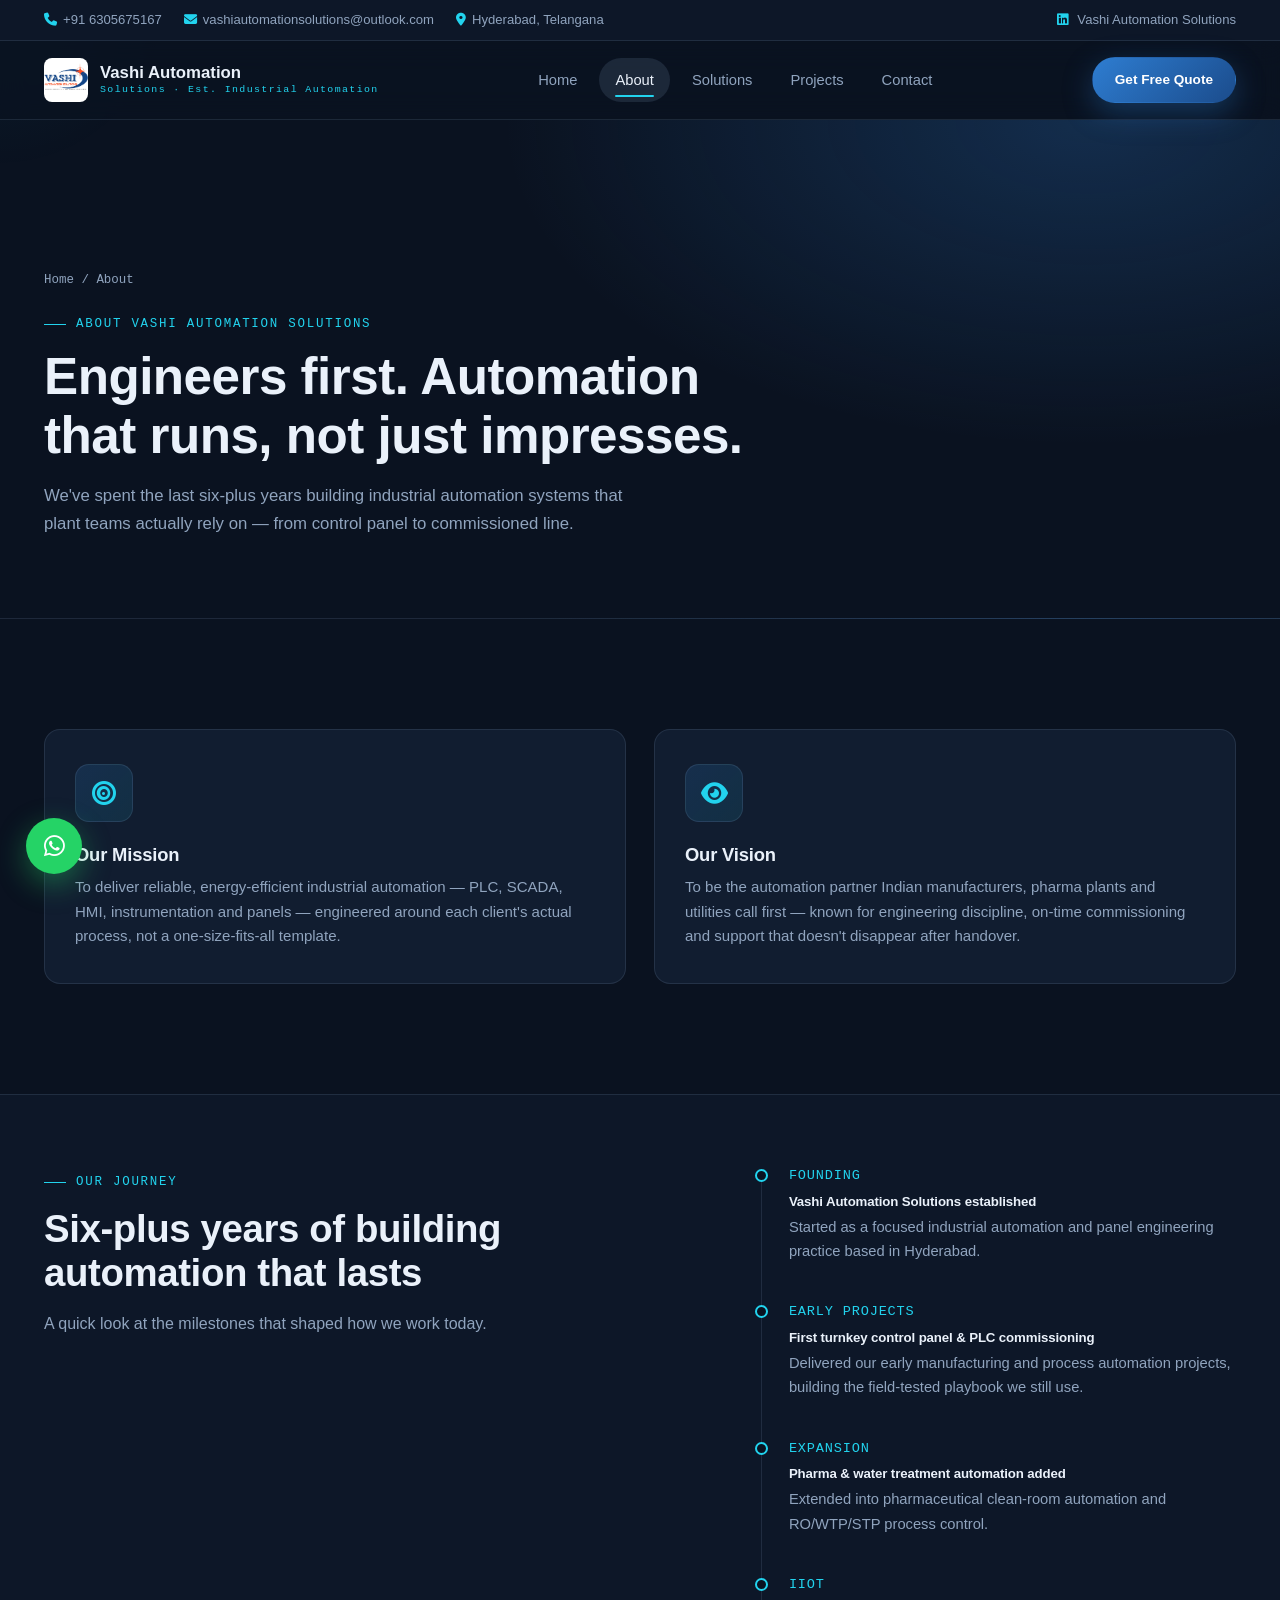
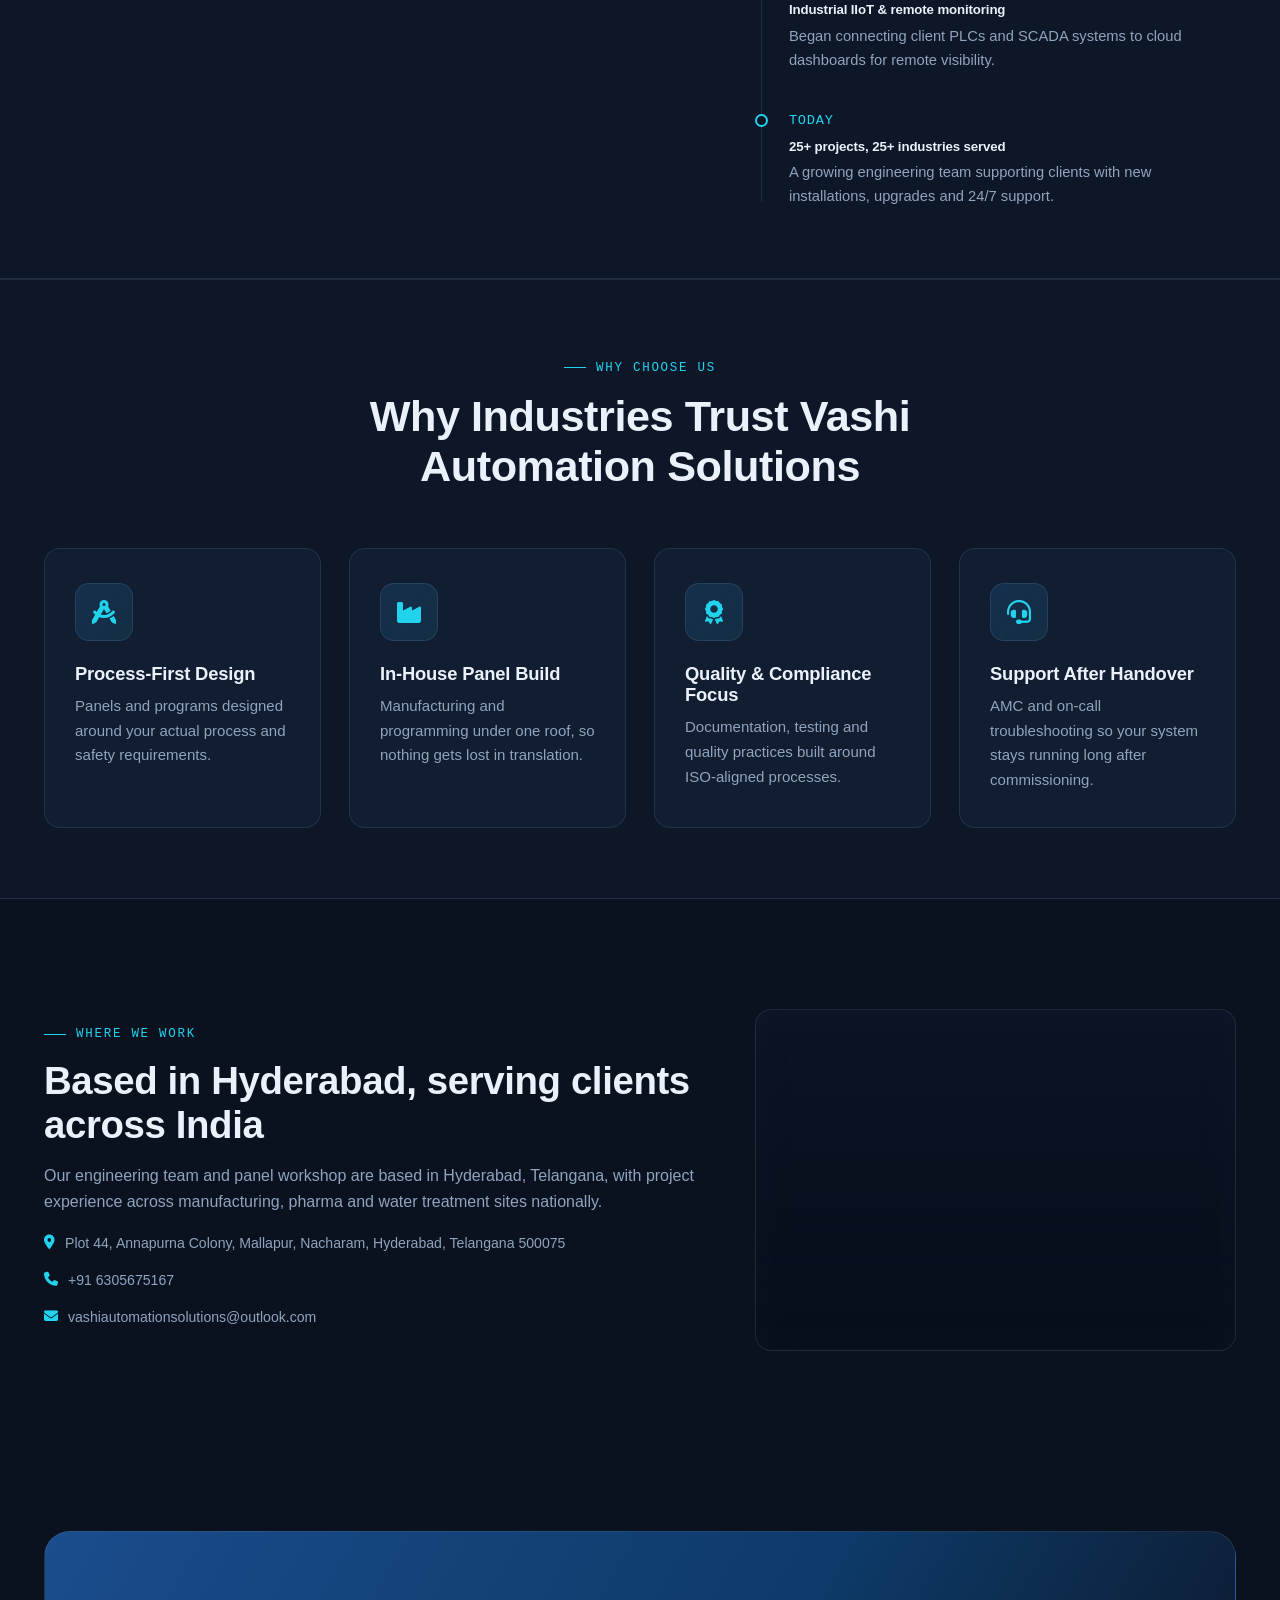
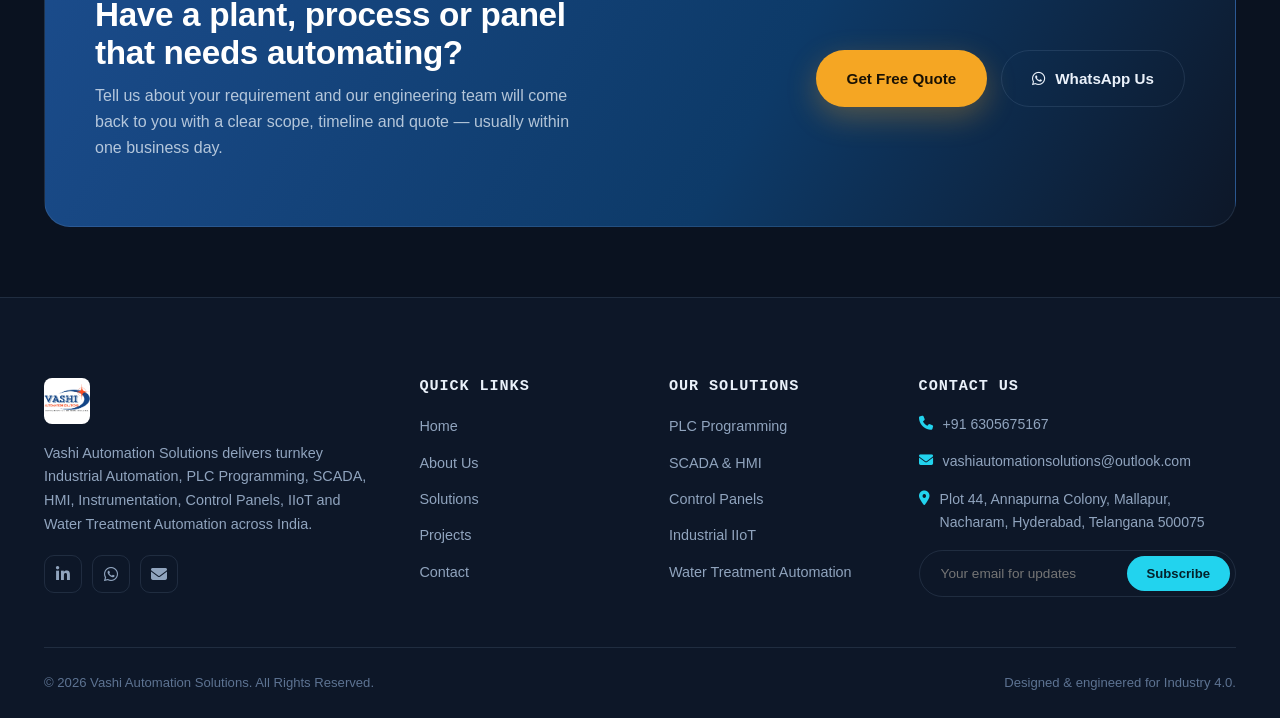
<file: about.html>
<!DOCTYPE html>
<html lang="en">
<head>
<meta charset="UTF-8">
<meta name="viewport" content="width=device-width, initial-scale=1.0">
<title>About Us | Vashi Automation Solutions</title>
<meta name="description" content="Learn about Vashi Automation Solutions — our journey, mission, engineering approach and why plants across India trust us with PLC, SCADA and turnkey automation.">
<meta name="robots" content="index, follow">
<link rel="canonical" href="https://www.vashiautomationsolutions.com/about.html">

<!-- Open Graph -->
<meta property="og:type" content="website">
<meta property="og:site_name" content="Vashi Automation Solutions">
<meta property="og:title" content="About Us | Vashi Automation Solutions">
<meta property="og:description" content="Learn about Vashi Automation Solutions — our journey, mission, engineering approach and why plants across India trust us with PLC, SCADA and turnkey automation.">
<meta property="og:image" content="IMAGES/projects/project1.jpg">
<meta property="og:url" content="https://www.vashiautomationsolutions.com/about.html">

<!-- Twitter -->
<meta name="twitter:card" content="summary_large_image">
<meta name="twitter:title" content="About Us | Vashi Automation Solutions">
<meta name="twitter:description" content="Learn about Vashi Automation Solutions — our journey, mission, engineering approach and why plants across India trust us with PLC, SCADA and turnkey automation.">
<meta name="twitter:image" content="IMAGES/projects/project1.jpg">

<link rel="icon" href="IMAGES/logo/logo.jpg">

<!-- Content Security Policy (recommended; move to server header for full effect) -->
<meta http-equiv="Content-Security-Policy" content="default-src 'self'; img-src 'self' data: https:; style-src 'self' 'unsafe-inline' https://fonts.googleapis.com https://cdnjs.cloudflare.com; font-src 'self' https://fonts.gstatic.com https://cdnjs.cloudflare.com; script-src 'self' https://cdnjs.cloudflare.com; frame-src https://www.google.com; connect-src 'self' https://formsubmit.co;">

<link rel="preconnect" href="https://fonts.googleapis.com">
<link rel="preconnect" href="https://fonts.gstatic.com" crossorigin>
<link rel="stylesheet" href="https://cdnjs.cloudflare.com/ajax/libs/font-awesome/6.6.0/css/all.min.css">
<link rel="stylesheet" href="CSS/style.css">
</head>
<body>
<div id="progressBar"></div>
<div id="preloader">
  <div class="preloader-mark">
    <div class="plc-loader">
      <svg viewBox="0 0 64 64"><circle cx="32" cy="32" r="27"/></svg>
    </div>
    <div class="preloader-tag">VASHI // INITIALIZING</div>
  </div>
</div>
<a href="#main" class="skip-link">Skip to content</a>
<header class="site-header">
<div class="top-bar">
  <div class="container">
    <div class="top-bar-left">
      <a href="tel:+916305675167"><i class="fa-solid fa-phone"></i>+91 6305675167</a>
      <a href="mailto:vashiautomationsolutions@outlook.com"><i class="fa-solid fa-envelope"></i>vashiautomationsolutions@outlook.com</a>
      <span><i class="fa-solid fa-location-dot"></i>Hyderabad, Telangana</span>
    </div>
    <div class="top-bar-right">
      <a href="https://www.linkedin.com/company/vashi-automation-solutions" target="_blank" rel="noopener"><i class="fa-brands fa-linkedin"></i> Vashi Automation Solutions</a>
    </div>
  </div>
</div>

<nav class="navbar" id="navbar">
  <div class="container nav-inner">
    <a class="brand" href="index.html" aria-label="Vashi Automation Solutions home">
      <img src="IMAGES/logo/logo.jpg" alt="Vashi Automation Solutions logo">
      <span class="brand-name">Vashi Automation<span>Solutions · Est. Industrial Automation</span></span>
    </a>
    <ul class="nav-menu" id="navMenu">
      <a href="index.html" class="">Home</a>
      <a href="about.html" class="active">About</a>
      <a href="services.html" class="">Solutions</a>
      <a href="projects.html" class="">Projects</a>
      <a href="contact.html" class="">Contact</a>
    </ul>
    <div class="nav-cta">
      <a href="contact.html" class="btn btn-primary btn-sm">Get Free Quote</a>
      <button class="hamburger" id="hamburger" aria-label="Toggle menu" aria-expanded="false">
        <span></span><span></span><span></span>
      </button>
    </div>
  </div>
</nav>
</header>
<main><section class="page-hero">
  <div class="container">
    <div class="breadcrumb"><a href="index.html">Home</a> / About</div>
    <div class="eyebrow">About Vashi Automation Solutions</div>
    <h1>Engineers first. Automation that runs, not just impresses.</h1>
    <p>We've spent the last six-plus years building industrial automation systems that plant teams actually rely on — from control panel to commissioned line.</p>
  </div>
</section>

<section class="section">
  <div class="container">
    <div class="grid grid-2">
      <div class="card" data-reveal="left">
        <div class="card-icon"><i class="fa-solid fa-bullseye"></i></div>
        <h4>Our Mission</h4>
        <p>To deliver reliable, energy-efficient industrial automation — PLC, SCADA, HMI, instrumentation and panels — engineered around each client's actual process, not a one-size-fits-all template.</p>
      </div>
      <div class="card" data-reveal="right">
        <div class="card-icon"><i class="fa-solid fa-eye"></i></div>
        <h4>Our Vision</h4>
        <p>To be the automation partner Indian manufacturers, pharma plants and utilities call first — known for engineering discipline, on-time commissioning and support that doesn't disappear after handover.</p>
      </div>
    </div>
  </div>
</section>

<section class="section section-tight" style="background:var(--ink-2);border-top:1px solid var(--steel-soft);border-bottom:1px solid var(--steel-soft);">
  <div class="container">
    <div class="hero-row" style="align-items:flex-start;">
      <div data-reveal="left">
        <div class="eyebrow">Our Journey</div>
        <h2 style="font-size:clamp(1.9rem,3.4vw,2.4rem);margin-bottom:16px;">Six-plus years of building automation that lasts</h2>
        <p class="text-muted">A quick look at the milestones that shaped how we work today. <em style="color:var(--muted-2);"></em></p>
      </div>
      <div data-reveal="right">
        <div class="timeline">
          <div class="timeline-item"><div class="yr">FOUNDING</div><h5>Vashi Automation Solutions established</h5><p>Started as a focused industrial automation and panel engineering practice based in Hyderabad.</p></div>
          <div class="timeline-item"><div class="yr">EARLY PROJECTS</div><h5>First turnkey control panel &amp; PLC commissioning</h5><p>Delivered our early manufacturing and process automation projects, building the field-tested playbook we still use.</p></div>
          <div class="timeline-item"><div class="yr">EXPANSION</div><h5>Pharma &amp; water treatment automation added</h5><p>Extended into pharmaceutical clean-room automation and RO/WTP/STP process control.</p></div>
          <div class="timeline-item"><div class="yr">IIOT</div><h5>Industrial IIoT &amp; remote monitoring</h5><p>Began connecting client PLCs and SCADA systems to cloud dashboards for remote visibility.</p></div>
          <div class="timeline-item"><div class="yr">TODAY</div><h5>25+ projects, 25+ industries served</h5><p>A growing engineering team supporting clients with new installations, upgrades and 24/7 support.</p></div>
        </div>
      </div>
    </div>
  </div>
</section>

<section class="section section-tight" style="background:var(--ink-2);border-top:1px solid var(--steel-soft);border-bottom:1px solid var(--steel-soft);">
  <div class="container">
    <div class="section-head center" data-reveal>
      <div class="eyebrow" style="justify-content:center;">Why Choose Us</div>
      <h2>Why Industries Trust Vashi Automation Solutions</h2>
    </div>
    <div class="grid grid-4">
      <div class="card" data-reveal><div class="card-icon"><i class="fa-solid fa-drafting-compass"></i></div><h5>Process-First Design</h5><p>Panels and programs designed around your actual process and safety requirements.</p></div>
      <div class="card" data-reveal><div class="card-icon"><i class="fa-solid fa-industry"></i></div><h5>In-House Panel Build</h5><p>Manufacturing and programming under one roof, so nothing gets lost in translation.</p></div>
      <div class="card" data-reveal><div class="card-icon"><i class="fa-solid fa-award"></i></div><h5>Quality &amp; Compliance Focus</h5><p>Documentation, testing and quality practices built around ISO-aligned processes.</p></div>
      <div class="card" data-reveal><div class="card-icon"><i class="fa-solid fa-headset"></i></div><h5>Support After Handover</h5><p>AMC and on-call troubleshooting so your system stays running long after commissioning.</p></div>
    </div>
  </div>
</section>


<section class="section">
  <div class="container">
    <div class="hero-row">
      <div data-reveal="left">
        <div class="eyebrow">Where We Work</div>
        <h2 style="font-size:clamp(1.9rem,3.4vw,2.4rem);margin-bottom:16px;">Based in Hyderabad, serving clients across India</h2>
        <p class="text-muted" style="margin-bottom:16px;">Our engineering team and panel workshop are based in Hyderabad, Telangana, with project experience across manufacturing, pharma and water treatment sites nationally.</p>
        <ul class="footer-contact">
          <li><i class="fa-solid fa-location-dot"></i>Plot 44, Annapurna Colony, Mallapur, Nacharam, Hyderabad, Telangana 500075</li>
          <li><i class="fa-solid fa-phone"></i>+91 6305675167</li>
          <li><i class="fa-solid fa-envelope"></i>vashiautomationsolutions@outlook.com</li>
        </ul>
      </div>
      <div class="map-wrap glass" data-reveal="right" style="height:100%;min-height:320px;">
        <iframe title="Vashi Automation Solutions location map" loading="lazy" referrerpolicy="no-referrer-when-downgrade" src="https://www.google.com/maps?q=Plot+44+Annapurna+Colony+Mallapur+Nacharam+Hyderabad+Telangana+500075&output=embed"></iframe>
      </div>
    </div>
  </div>
</section>
<section class="section-tight">
  <div class="container">
    <div class="cta-banner" data-reveal>
      <div>
        <h3>Have a plant, process or panel that needs automating?</h3>
        <p>Tell us about your requirement and our engineering team will come back to you with a clear scope, timeline and quote — usually within one business day.</p>
      </div>
      <div class="cta-actions">
        <a href="contact.html" class="btn btn-amber">Get Free Quote</a>
        <a href="https://wa.me/916305675167" target="_blank" rel="noopener" class="btn btn-outline"><i class="fa-brands fa-whatsapp"></i> WhatsApp Us</a>
      </div>
    </div>
  </div>
</section>
</main><footer class="site-footer">
  <div class="container">
    <div class="footer-grid">
      <div>
        <a href="index.html" class="brand" style="margin-bottom:18px;">
          <img src="IMAGES/logo/logo.jpg" alt="Vashi Automation Solutions" style="height:46px;border-radius:8px;">
        </a>
        <p>Vashi Automation Solutions delivers turnkey Industrial Automation, PLC Programming, SCADA, HMI, Instrumentation, Control Panels, IIoT and Water Treatment Automation across India.</p>
        <div class="social-row">
          <a href="https://www.linkedin.com/company/vashi-automation-solutions" target="_blank" rel="noopener" aria-label="LinkedIn"><i class="fa-brands fa-linkedin-in"></i></a>
          <a href="https://wa.me/916305675167" target="_blank" rel="noopener" aria-label="WhatsApp"><i class="fa-brands fa-whatsapp"></i></a>
          <a href="mailto:vashiautomationsolutions@outlook.com" aria-label="Email"><i class="fa-solid fa-envelope"></i></a>
        </div>
      </div>
      <div>
        <h6>Quick Links</h6>
        <ul class="footer-links">
          <li><a href="index.html">Home</a></li>
          <li><a href="about.html">About Us</a></li>
          <li><a href="services.html">Solutions</a></li>
          <li><a href="projects.html">Projects</a></li>
          <li><a href="contact.html">Contact</a></li>
        </ul>
      </div>
      <div>
        <h6>Our Solutions</h6>
        <ul class="footer-links">
          <li><a href="services.html#plc">PLC Programming</a></li>
          <li><a href="services.html#scada">SCADA &amp; HMI</a></li>
          <li><a href="services.html#panels">Control Panels</a></li>
          <li><a href="services.html#iiot">Industrial IIoT</a></li>
          <li><a href="services.html#water">Water Treatment Automation</a></li>
        </ul>
      </div>
      <div>
        <h6>Contact Us</h6>
        <ul class="footer-contact">
          <li><i class="fa-solid fa-phone"></i> +91 6305675167</li>
          <li><i class="fa-solid fa-envelope"></i> vashiautomationsolutions@outlook.com</li>
          <li><i class="fa-solid fa-location-dot"></i> Plot 44, Annapurna Colony, Mallapur, Nacharam, Hyderabad, Telangana 500075</li>
        </ul>
        <form id="newsletterForm" class="newsletter">
          <input type="email" placeholder="Your email for updates" required aria-label="Newsletter email">
          <button type="submit">Subscribe</button>
        </form>
      </div>
    </div>
    <div class="footer-bottom">
      <p>&copy; 2026 Vashi Automation Solutions. All Rights Reserved.</p>
      <p>Designed &amp; engineered for Industry 4.0.</p>
    </div>
  </div>
</footer>

<a href="https://wa.me/916305675167" class="whatsapp-fab" target="_blank" rel="noopener" aria-label="Chat on WhatsApp"><i class="fa-brands fa-whatsapp"></i></a>
<button id="topBtn" aria-label="Back to top"><i class="fa-solid fa-arrow-up"></i></button>
<script src="JS/main.js" defer></script>
<script type="application/ld+json">
{
  "@context": "https://schema.org",
  "@type": "ProfessionalService",
  "name": "Vashi Automation Solutions",
  "image": "IMAGES/logo/logo.jpg",
  "telephone": "+91-6305675167",
  "email": "vashiautomationsolutions@outlook.com",
  "address": {
    "@type": "PostalAddress",
    "streetAddress": "Plot 44, Annapurna Colony, Mallapur, Nacharam",
    "addressLocality": "Hyderabad",
    "addressRegion": "Telangana",
    "postalCode": "500075",
    "addressCountry": "IN"
  },
  "url": "https://www.vashiautomationsolutions.com/",
  "sameAs": ["https://www.linkedin.com/company/vashi-automation-solutions"],
  "description": "Industrial automation engineering: PLC programming, SCADA, HMI, IIoT, control panel manufacturing, instrumentation and turnkey automation."
}
</script>
</body>
</html>
</file>
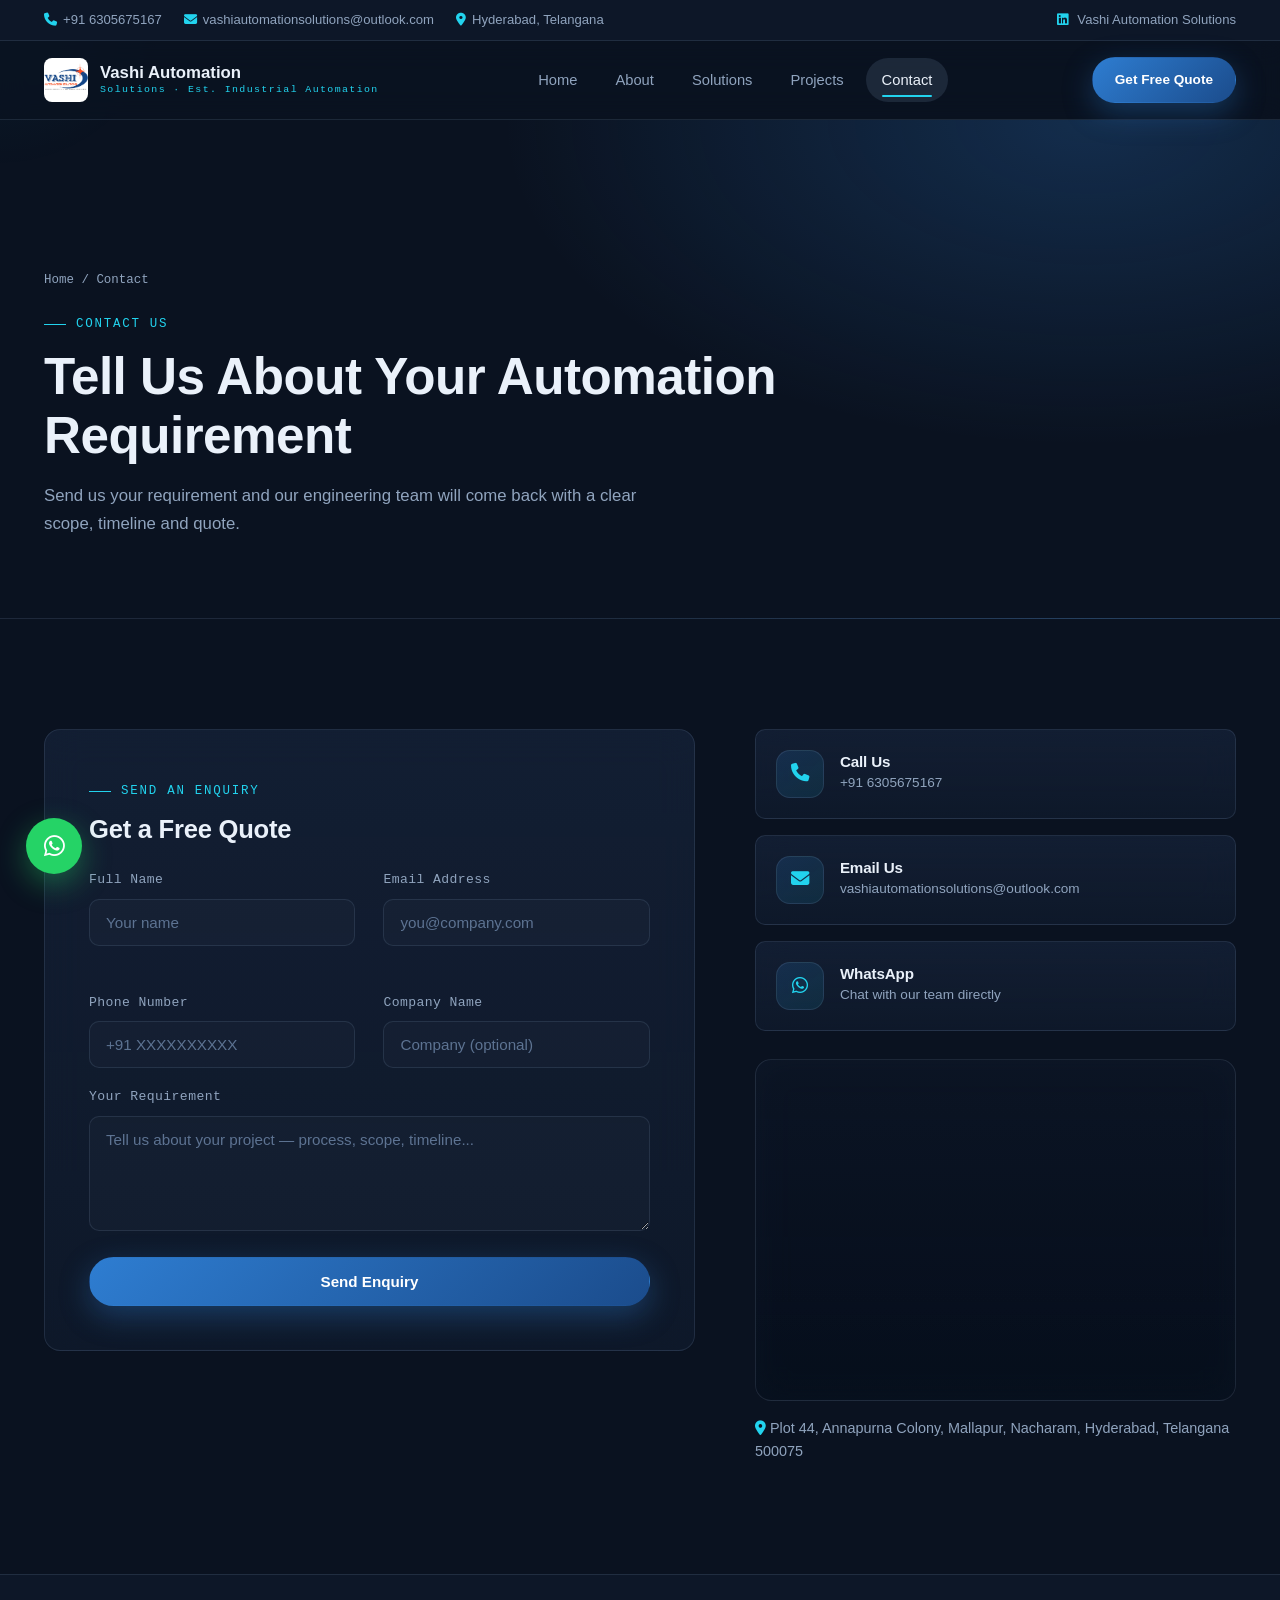
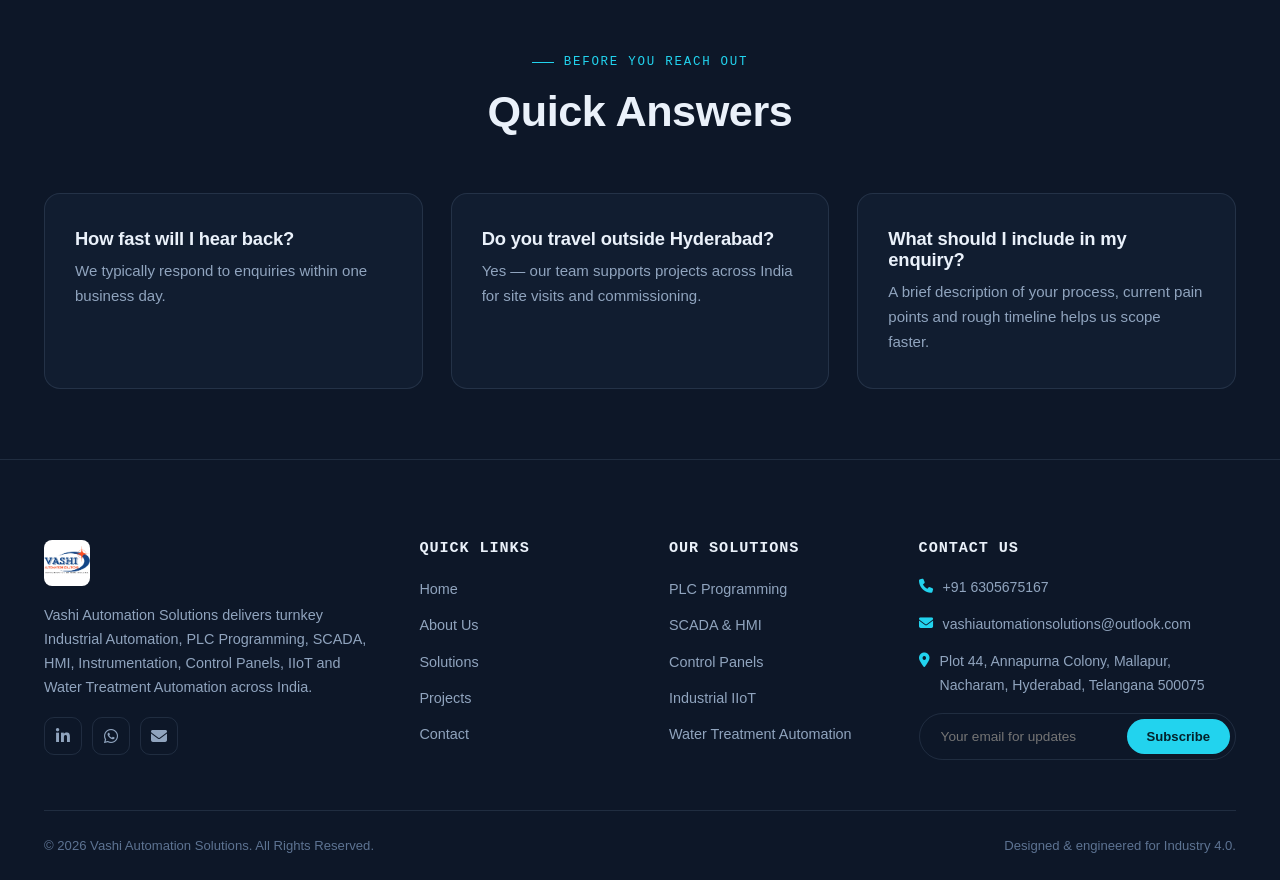
<file: contact.html>
<!DOCTYPE html>
<html lang="en">
<head>
<meta charset="UTF-8">
<meta name="viewport" content="width=device-width, initial-scale=1.0">
<title>Contact Us | Vashi Automation Solutions</title>
<meta name="description" content="Get in touch with Vashi Automation Solutions for PLC, SCADA, HMI and industrial automation project enquiries. Call, email, WhatsApp or send us your requirement.">
<meta name="robots" content="index, follow">
<link rel="canonical" href="https://www.vashiautomationsolutions.com/contact.html">

<!-- Open Graph -->
<meta property="og:type" content="website">
<meta property="og:site_name" content="Vashi Automation Solutions">
<meta property="og:title" content="Contact Us | Vashi Automation Solutions">
<meta property="og:description" content="Get in touch with Vashi Automation Solutions for PLC, SCADA, HMI and industrial automation project enquiries. Call, email, WhatsApp or send us your requirement.">
<meta property="og:image" content="IMAGES/projects/project1.jpg">
<meta property="og:url" content="https://www.vashiautomationsolutions.com/contact.html">

<!-- Twitter -->
<meta name="twitter:card" content="summary_large_image">
<meta name="twitter:title" content="Contact Us | Vashi Automation Solutions">
<meta name="twitter:description" content="Get in touch with Vashi Automation Solutions for PLC, SCADA, HMI and industrial automation project enquiries. Call, email, WhatsApp or send us your requirement.">
<meta name="twitter:image" content="IMAGES/projects/project1.jpg">

<link rel="icon" href="IMAGES/logo/logo.jpg">

<!-- Content Security Policy (recommended; move to server header for full effect) -->
<meta http-equiv="Content-Security-Policy" content="default-src 'self'; img-src 'self' data: https:; style-src 'self' 'unsafe-inline' https://fonts.googleapis.com https://cdnjs.cloudflare.com; font-src 'self' https://fonts.gstatic.com https://cdnjs.cloudflare.com; script-src 'self' https://cdnjs.cloudflare.com; frame-src https://www.google.com; connect-src 'self' https://formsubmit.co;">

<link rel="preconnect" href="https://fonts.googleapis.com">
<link rel="preconnect" href="https://fonts.gstatic.com" crossorigin>
<link rel="stylesheet" href="https://cdnjs.cloudflare.com/ajax/libs/font-awesome/6.6.0/css/all.min.css">
<link rel="stylesheet" href="CSS/style.css">
</head>
<body>
<div id="progressBar"></div>
<div id="preloader">
  <div class="preloader-mark">
    <div class="plc-loader">
      <svg viewBox="0 0 64 64"><circle cx="32" cy="32" r="27"/></svg>
    </div>
    <div class="preloader-tag">VASHI // INITIALIZING</div>
  </div>
</div>
<a href="#main" class="skip-link">Skip to content</a>
<header class="site-header">
<div class="top-bar">
  <div class="container">
    <div class="top-bar-left">
      <a href="tel:+916305675167"><i class="fa-solid fa-phone"></i>+91 6305675167</a>
      <a href="mailto:vashiautomationsolutions@outlook.com"><i class="fa-solid fa-envelope"></i>vashiautomationsolutions@outlook.com</a>
      <span><i class="fa-solid fa-location-dot"></i>Hyderabad, Telangana</span>
    </div>
    <div class="top-bar-right">
      <a href="https://www.linkedin.com/company/vashi-automation-solutions" target="_blank" rel="noopener"><i class="fa-brands fa-linkedin"></i> Vashi Automation Solutions</a>
    </div>
  </div>
</div>

<nav class="navbar" id="navbar">
  <div class="container nav-inner">
    <a class="brand" href="index.html" aria-label="Vashi Automation Solutions home">
      <img src="IMAGES/logo/logo.jpg" alt="Vashi Automation Solutions logo">
      <span class="brand-name">Vashi Automation<span>Solutions · Est. Industrial Automation</span></span>
    </a>
    <ul class="nav-menu" id="navMenu">
      <a href="index.html" class="">Home</a>
      <a href="about.html" class="">About</a>
      <a href="services.html" class="">Solutions</a>
      <a href="projects.html" class="">Projects</a>
      <a href="contact.html" class="active">Contact</a>
    </ul>
    <div class="nav-cta">
      <a href="contact.html" class="btn btn-primary btn-sm">Get Free Quote</a>
      <button class="hamburger" id="hamburger" aria-label="Toggle menu" aria-expanded="false">
        <span></span><span></span><span></span>
      </button>
    </div>
  </div>
</nav>
</header>
<main><section class="page-hero">
  <div class="container">
    <div class="breadcrumb"><a href="index.html">Home</a> / Contact</div>
    <div class="eyebrow">Contact Us</div>
    <h1>Tell Us About Your Automation Requirement</h1>
    <p>Send us your requirement and our engineering team will come back with a clear scope, timeline and quote.</p>
  </div>
</section>

<section class="section">
  <div class="container">
    <div class="hero-row" style="align-items:flex-start;">
      <div class="glass" style="padding:44px;" data-reveal="left">
        <div class="eyebrow">Send an Enquiry</div>
        <h2 style="font-size:1.6rem;margin-bottom:24px;">Get a Free Quote</h2>
        <form id="enquiryForm" data-endpoint="https://formsubmit.co/ajax/vashiautomationsolutions@outlook.com" novalidate>
          <div class="grid grid-2">
            <div class="field">
              <label for="name">Full Name</label>
              <input type="text" id="name" name="Name" placeholder="Your name" required>
              <div class="err-msg">Please enter your name.</div>
            </div>
            <div class="field">
              <label for="email">Email Address</label>
              <input type="email" id="email" name="Email" placeholder="you@company.com" required>
              <div class="err-msg">Please enter a valid email address.</div>
            </div>
            <div class="field">
              <label for="phone">Phone Number</label>
              <input type="tel" id="phone" name="Phone" data-phone="1" placeholder="+91 XXXXXXXXXX" required>
              <div class="err-msg">Please enter a valid phone number.</div>
            </div>
            <div class="field">
              <label for="company">Company Name</label>
              <input type="text" id="company" name="Company" placeholder="Company (optional)">
            </div>
          </div>
          <div class="field">
            <label for="requirement">Your Requirement</label>
            <textarea id="requirement" name="Requirement" rows="5" placeholder="Tell us about your project — process, scope, timeline..." required></textarea>
            <div class="err-msg">Please tell us a little about your requirement.</div>
          </div>
          <input type="hidden" name="_subject" value="New Enquiry From Vashi Website">
          <input type="hidden" name="_template" value="table">
          <input type="hidden" name="_captcha" value="false">
          <button type="submit" class="btn btn-primary btn-block">Send Enquiry</button>
          <div id="formStatus" class="form-status" role="status" aria-live="polite"></div>
        </form>
      </div>

      <div data-reveal="right">
        <div class="quick-actions" style="margin-bottom:28px;">
          <a href="tel:+916305675167" class="glass qa-card">
            <div class="card-icon"><i class="fa-solid fa-phone"></i></div>
            <div><h6>Call Us</h6><p>+91 6305675167</p></div>
          </a>
          <a href="mailto:vashiautomationsolutions@outlook.com" class="glass qa-card">
            <div class="card-icon"><i class="fa-solid fa-envelope"></i></div>
            <div><h6>Email Us</h6><p>vashiautomationsolutions@outlook.com</p></div>
          </a>
          <a href="https://wa.me/916305675167" target="_blank" rel="noopener" class="glass qa-card">
            <div class="card-icon"><i class="fa-brands fa-whatsapp"></i></div>
            <div><h6>WhatsApp</h6><p>Chat with our team directly</p></div>
          </a>
        </div>
        <div class="map-wrap glass" style="min-height:280px;">
          <iframe title="Vashi Automation Solutions location map" loading="lazy" referrerpolicy="no-referrer-when-downgrade" src="https://www.google.com/maps?q=Plot+44+Annapurna+Colony+Mallapur+Nacharam+Hyderabad+Telangana+500075&output=embed"></iframe>
        </div>
        <p class="text-muted" style="margin-top:16px;font-size:.9rem;"><i class="fa-solid fa-location-dot text-cyan"></i> Plot 44, Annapurna Colony, Mallapur, Nacharam, Hyderabad, Telangana 500075</p>
      </div>
    </div>
  </div>
</section>

<section class="section section-tight" style="background:var(--ink-2);border-top:1px solid var(--steel-soft);">
  <div class="container">
    <div class="section-head center" data-reveal>
      <div class="eyebrow" style="justify-content:center;">Before You Reach Out</div>
      <h2>Quick Answers</h2>
    </div>
    <div class="grid grid-3">
      <div class="card" data-reveal><h5>How fast will I hear back?</h5><p>We typically respond to enquiries within one business day.</p></div>
      <div class="card" data-reveal><h5>Do you travel outside Hyderabad?</h5><p>Yes — our team supports projects across India for site visits and commissioning.</p></div>
      <div class="card" data-reveal><h5>What should I include in my enquiry?</h5><p>A brief description of your process, current pain points and rough timeline helps us scope faster.</p></div>
    </div>
  </div>
</section>
</main><footer class="site-footer">
  <div class="container">
    <div class="footer-grid">
      <div>
        <a href="index.html" class="brand" style="margin-bottom:18px;">
          <img src="IMAGES/logo/logo.jpg" alt="Vashi Automation Solutions" style="height:46px;border-radius:8px;">
        </a>
        <p>Vashi Automation Solutions delivers turnkey Industrial Automation, PLC Programming, SCADA, HMI, Instrumentation, Control Panels, IIoT and Water Treatment Automation across India.</p>
        <div class="social-row">
          <a href="https://www.linkedin.com/company/vashi-automation-solutions" target="_blank" rel="noopener" aria-label="LinkedIn"><i class="fa-brands fa-linkedin-in"></i></a>
          <a href="https://wa.me/916305675167" target="_blank" rel="noopener" aria-label="WhatsApp"><i class="fa-brands fa-whatsapp"></i></a>
          <a href="mailto:vashiautomationsolutions@outlook.com" aria-label="Email"><i class="fa-solid fa-envelope"></i></a>
        </div>
      </div>
      <div>
        <h6>Quick Links</h6>
        <ul class="footer-links">
          <li><a href="index.html">Home</a></li>
          <li><a href="about.html">About Us</a></li>
          <li><a href="services.html">Solutions</a></li>
          <li><a href="projects.html">Projects</a></li>
          <li><a href="contact.html">Contact</a></li>
        </ul>
      </div>
      <div>
        <h6>Our Solutions</h6>
        <ul class="footer-links">
          <li><a href="services.html#plc">PLC Programming</a></li>
          <li><a href="services.html#scada">SCADA &amp; HMI</a></li>
          <li><a href="services.html#panels">Control Panels</a></li>
          <li><a href="services.html#iiot">Industrial IIoT</a></li>
          <li><a href="services.html#water">Water Treatment Automation</a></li>
        </ul>
      </div>
      <div>
        <h6>Contact Us</h6>
        <ul class="footer-contact">
          <li><i class="fa-solid fa-phone"></i> +91 6305675167</li>
          <li><i class="fa-solid fa-envelope"></i> vashiautomationsolutions@outlook.com</li>
          <li><i class="fa-solid fa-location-dot"></i> Plot 44, Annapurna Colony, Mallapur, Nacharam, Hyderabad, Telangana 500075</li>
        </ul>
        <form id="newsletterForm" class="newsletter">
          <input type="email" placeholder="Your email for updates" required aria-label="Newsletter email">
          <button type="submit">Subscribe</button>
        </form>
      </div>
    </div>
    <div class="footer-bottom">
      <p>&copy; 2026 Vashi Automation Solutions. All Rights Reserved.</p>
      <p>Designed &amp; engineered for Industry 4.0.</p>
    </div>
  </div>
</footer>

<a href="https://wa.me/916305675167" class="whatsapp-fab" target="_blank" rel="noopener" aria-label="Chat on WhatsApp"><i class="fa-brands fa-whatsapp"></i></a>
<button id="topBtn" aria-label="Back to top"><i class="fa-solid fa-arrow-up"></i></button>
<script src="JS/main.js" defer></script>
<script type="application/ld+json">
{
  "@context": "https://schema.org",
  "@type": "ProfessionalService",
  "name": "Vashi Automation Solutions",
  "image": "IMAGES/logo/logo.jpg",
  "telephone": "+91-6305675167",
  "email": "vashiautomationsolutions@outlook.com",
  "address": {
    "@type": "PostalAddress",
    "streetAddress": "Plot 44, Annapurna Colony, Mallapur, Nacharam",
    "addressLocality": "Hyderabad",
    "addressRegion": "Telangana",
    "postalCode": "500075",
    "addressCountry": "IN"
  },
  "url": "https://www.vashiautomationsolutions.com/",
  "sameAs": ["https://www.linkedin.com/company/vashi-automation-solutions"],
  "description": "Industrial automation engineering: PLC programming, SCADA, HMI, IIoT, control panel manufacturing, instrumentation and turnkey automation."
}
</script>
</body>
</html>
</file>
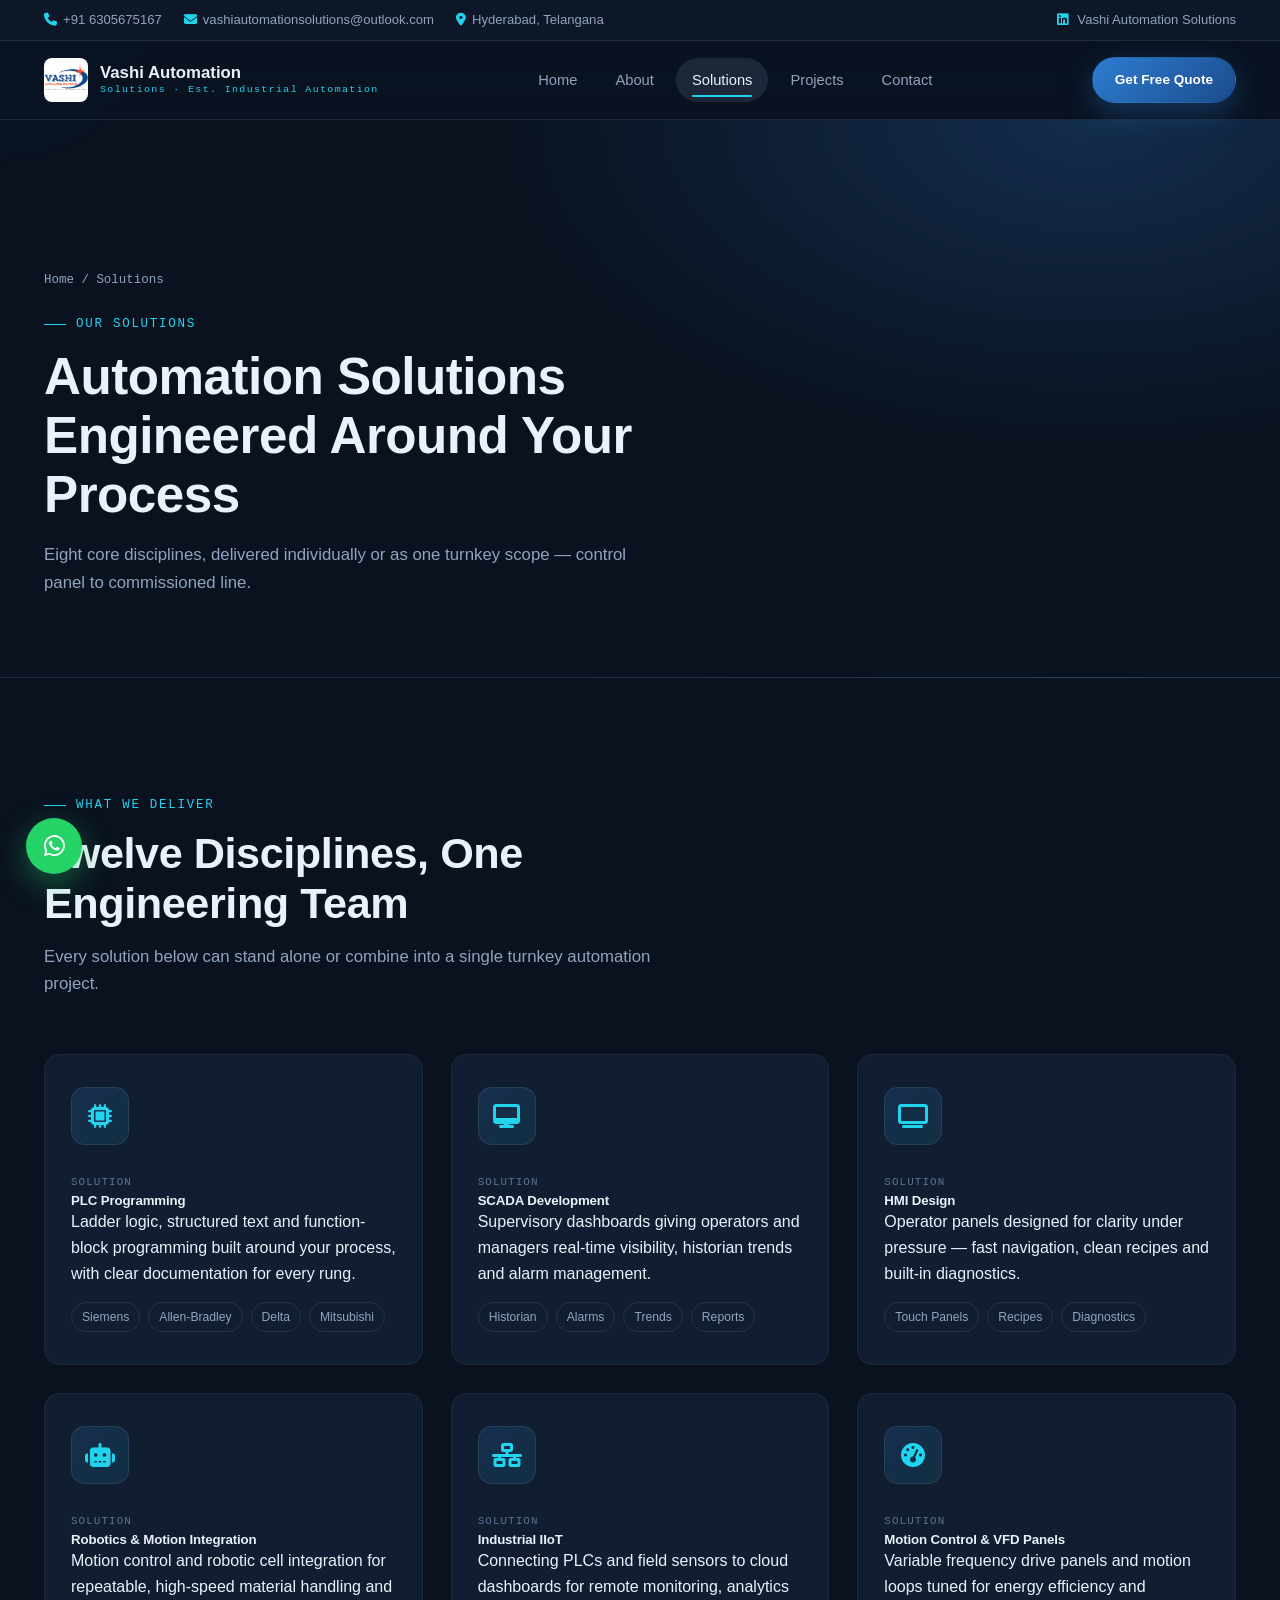
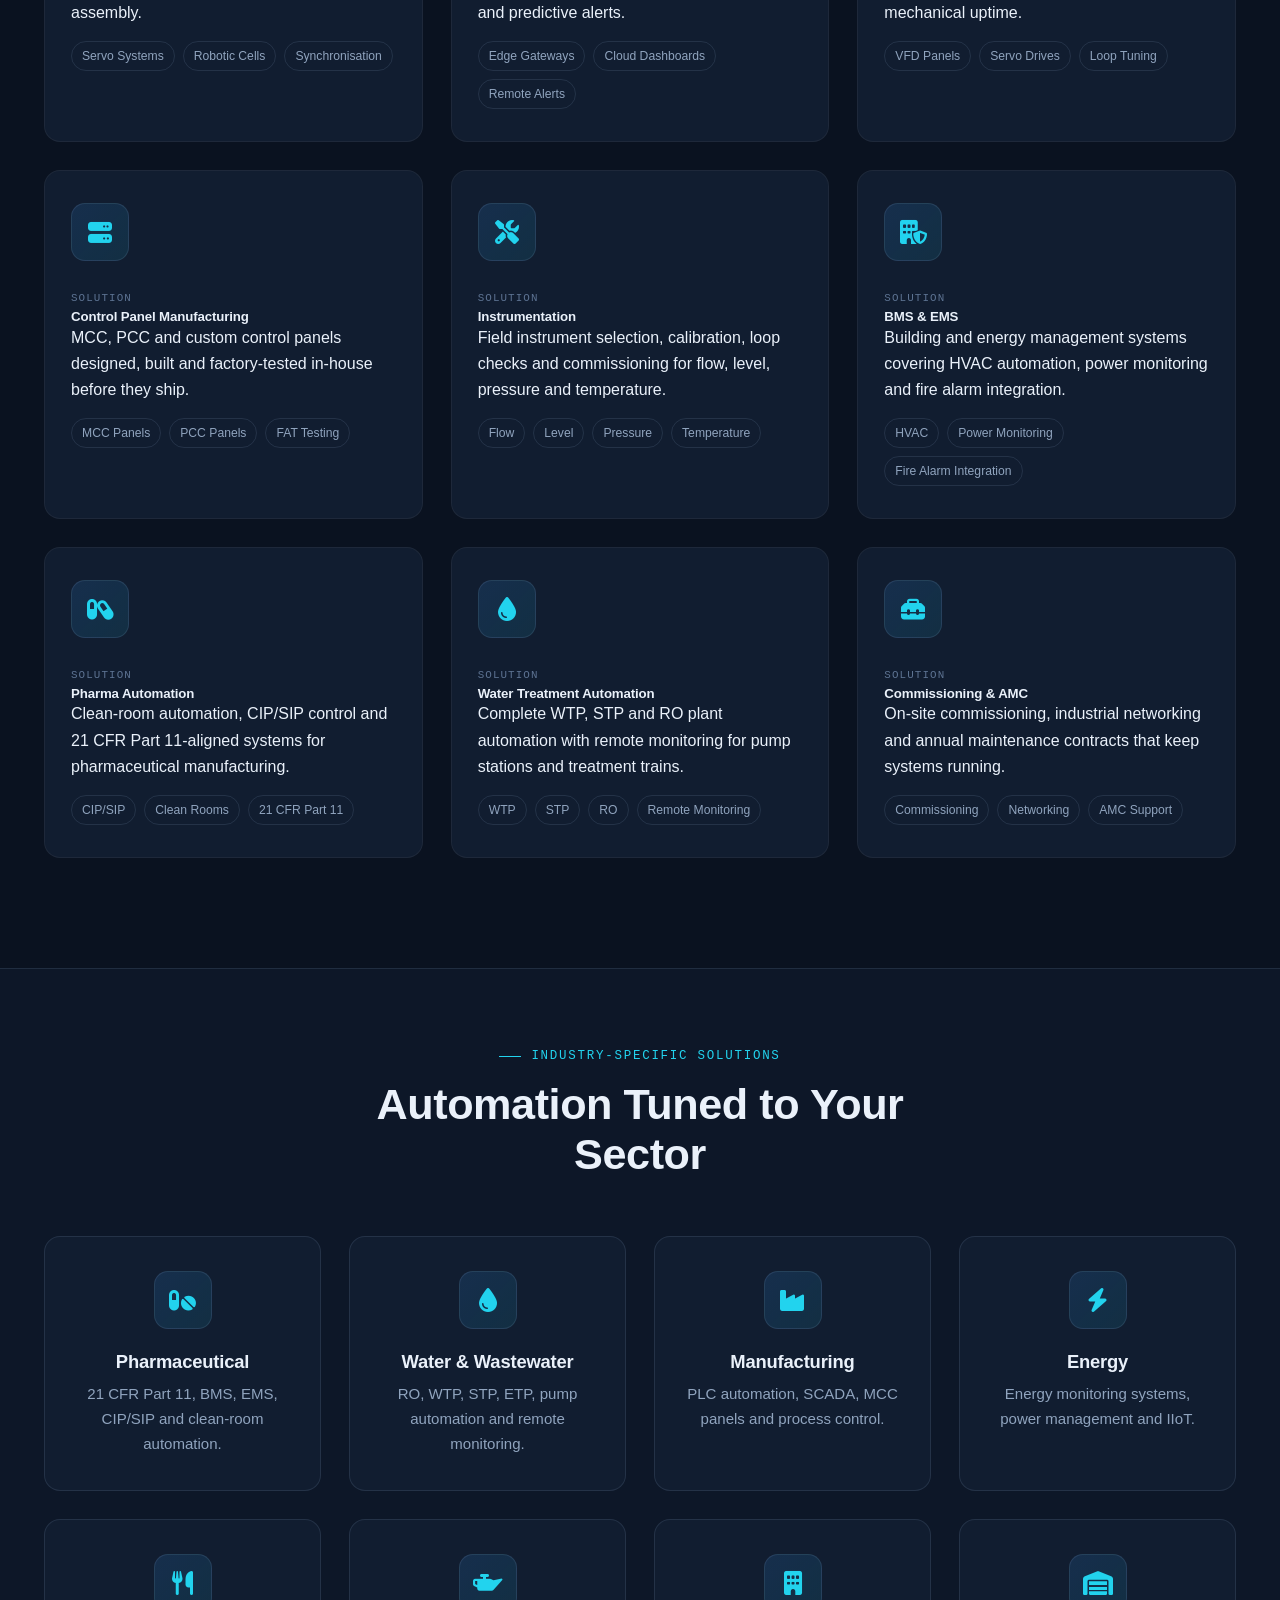
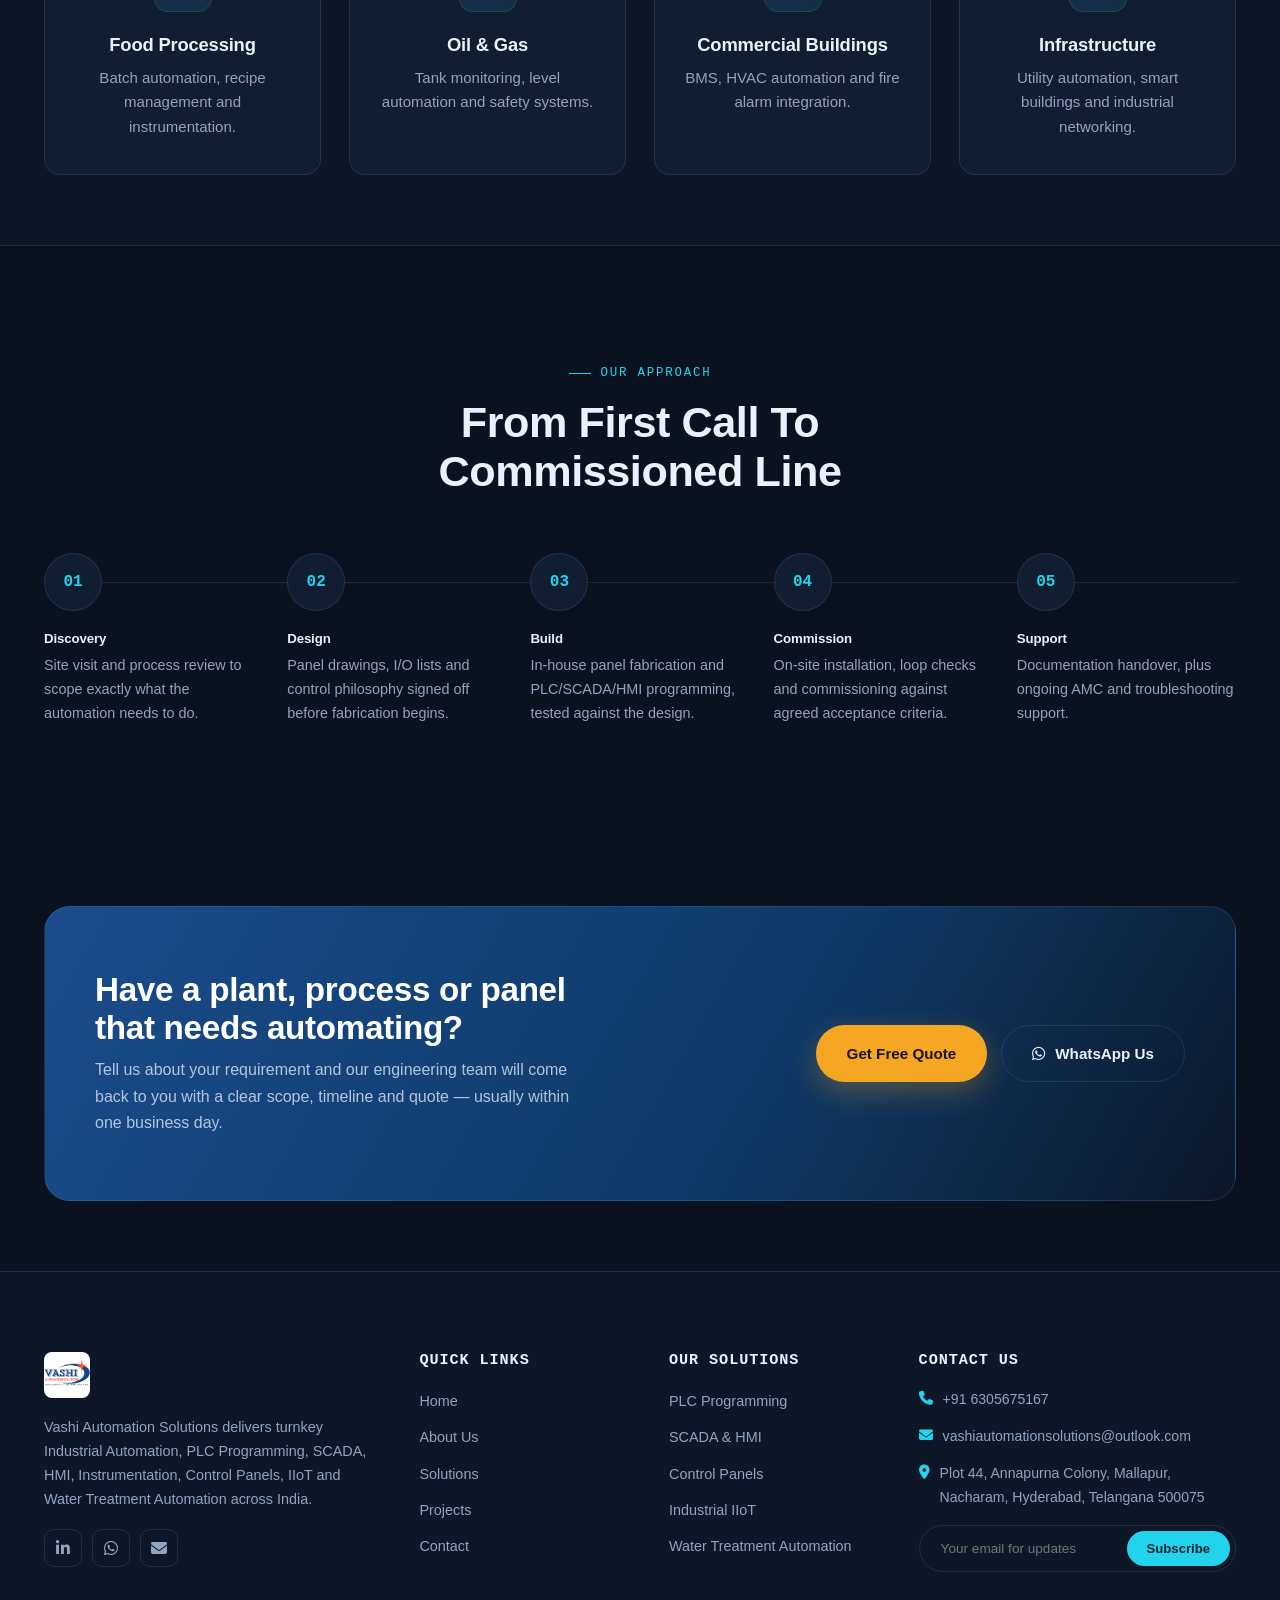
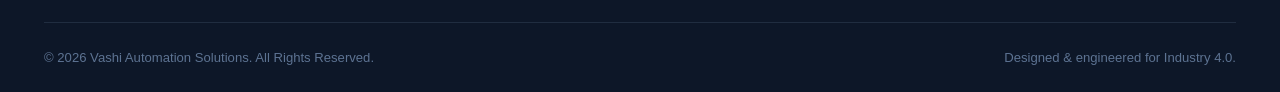
<file: services.html>
<!DOCTYPE html>
<html lang="en">
<head>
<meta charset="UTF-8">
<meta name="viewport" content="width=device-width, initial-scale=1.0">
<title>Solutions | PLC, SCADA, HMI, IIoT &amp; Panel Manufacturing — Vashi Automation Solutions</title>
<meta name="description" content="Explore Vashi Automation Solutions' industrial automation services: PLC programming, SCADA, HMI, robotics, IIoT, motion control, VFD panels and control panel manufacturing.">
<meta name="robots" content="index, follow">
<link rel="canonical" href="https://www.vashiautomationsolutions.com/services.html">

<!-- Open Graph -->
<meta property="og:type" content="website">
<meta property="og:site_name" content="Vashi Automation Solutions">
<meta property="og:title" content="Solutions | PLC, SCADA, HMI, IIoT &amp; Panel Manufacturing — Vashi Automation Solutions">
<meta property="og:description" content="Explore Vashi Automation Solutions' industrial automation services: PLC programming, SCADA, HMI, robotics, IIoT, motion control, VFD panels and control panel manufacturing.">
<meta property="og:image" content="IMAGES/projects/project1.jpg">
<meta property="og:url" content="https://www.vashiautomationsolutions.com/services.html">

<!-- Twitter -->
<meta name="twitter:card" content="summary_large_image">
<meta name="twitter:title" content="Solutions | PLC, SCADA, HMI, IIoT &amp; Panel Manufacturing — Vashi Automation Solutions">
<meta name="twitter:description" content="Explore Vashi Automation Solutions' industrial automation services: PLC programming, SCADA, HMI, robotics, IIoT, motion control, VFD panels and control panel manufacturing.">
<meta name="twitter:image" content="IMAGES/projects/project1.jpg">

<link rel="icon" href="IMAGES/logo/logo.jpg">

<!-- Content Security Policy (recommended; move to server header for full effect) -->
<meta http-equiv="Content-Security-Policy" content="default-src 'self'; img-src 'self' data: https:; style-src 'self' 'unsafe-inline' https://fonts.googleapis.com https://cdnjs.cloudflare.com; font-src 'self' https://fonts.gstatic.com https://cdnjs.cloudflare.com; script-src 'self' https://cdnjs.cloudflare.com; frame-src https://www.google.com; connect-src 'self' https://formsubmit.co;">

<link rel="preconnect" href="https://fonts.googleapis.com">
<link rel="preconnect" href="https://fonts.gstatic.com" crossorigin>
<link rel="stylesheet" href="https://cdnjs.cloudflare.com/ajax/libs/font-awesome/6.6.0/css/all.min.css">
<link rel="stylesheet" href="CSS/style.css">
</head>
<body>
<div id="progressBar"></div>
<div id="preloader">
  <div class="preloader-mark">
    <div class="plc-loader">
      <svg viewBox="0 0 64 64"><circle cx="32" cy="32" r="27"/></svg>
    </div>
    <div class="preloader-tag">VASHI // INITIALIZING</div>
  </div>
</div>
<a href="#main" class="skip-link">Skip to content</a>
<header class="site-header">
<div class="top-bar">
  <div class="container">
    <div class="top-bar-left">
      <a href="tel:+916305675167"><i class="fa-solid fa-phone"></i>+91 6305675167</a>
      <a href="mailto:vashiautomationsolutions@outlook.com"><i class="fa-solid fa-envelope"></i>vashiautomationsolutions@outlook.com</a>
      <span><i class="fa-solid fa-location-dot"></i>Hyderabad, Telangana</span>
    </div>
    <div class="top-bar-right">
      <a href="https://www.linkedin.com/company/vashi-automation-solutions" target="_blank" rel="noopener"><i class="fa-brands fa-linkedin"></i> Vashi Automation Solutions</a>
    </div>
  </div>
</div>

<nav class="navbar" id="navbar">
  <div class="container nav-inner">
    <a class="brand" href="index.html" aria-label="Vashi Automation Solutions home">
      <img src="IMAGES/logo/logo.jpg" alt="Vashi Automation Solutions logo">
      <span class="brand-name">Vashi Automation<span>Solutions · Est. Industrial Automation</span></span>
    </a>
    <ul class="nav-menu" id="navMenu">
      <a href="index.html" class="">Home</a>
      <a href="about.html" class="">About</a>
      <a href="services.html" class="active">Solutions</a>
      <a href="projects.html" class="">Projects</a>
      <a href="contact.html" class="">Contact</a>
    </ul>
    <div class="nav-cta">
      <a href="contact.html" class="btn btn-primary btn-sm">Get Free Quote</a>
      <button class="hamburger" id="hamburger" aria-label="Toggle menu" aria-expanded="false">
        <span></span><span></span><span></span>
      </button>
    </div>
  </div>
</nav>
</header>
<main><section class="page-hero">
  <div class="container">
    <div class="breadcrumb"><a href="index.html">Home</a> / Solutions</div>
    <div class="eyebrow">Our Solutions</div>
    <h1>Automation Solutions Engineered Around Your Process</h1>
    <p>Eight core disciplines, delivered individually or as one turnkey scope — control panel to commissioned line.</p>
  </div>
</section>

<section class="section">
  <div class="container">
    <div class="section-head" data-reveal>
      <div class="eyebrow">What We Deliver</div>
      <h2>Twelve Disciplines, One Engineering Team</h2>
      <p>Every solution below can stand alone or combine into a single turnkey automation project.</p>
    </div>
    <div class="grid grid-3">
    <div class="svc-card" id="plc" data-reveal>
      <div class="svc-card-inner">
        <div class="card-icon"><i class="fa-solid fa-microchip"></i></div>
        <span class="svc-tag">SOLUTION</span>
        <h5>PLC Programming</h5>
        <p>Ladder logic, structured text and function-block programming built around your process, with clear documentation for every rung.</p>
        <ul class="svc-list"><li>Siemens</li><li>Allen-Bradley</li><li>Delta</li><li>Mitsubishi</li></ul>
      </div>
    </div>
    <div class="svc-card" id="scada" data-reveal>
      <div class="svc-card-inner">
        <div class="card-icon"><i class="fa-solid fa-desktop"></i></div>
        <span class="svc-tag">SOLUTION</span>
        <h5>SCADA Development</h5>
        <p>Supervisory dashboards giving operators and managers real-time visibility, historian trends and alarm management.</p>
        <ul class="svc-list"><li>Historian</li><li>Alarms</li><li>Trends</li><li>Reports</li></ul>
      </div>
    </div>
    <div class="svc-card" id="hmi" data-reveal>
      <div class="svc-card-inner">
        <div class="card-icon"><i class="fa-solid fa-tv"></i></div>
        <span class="svc-tag">SOLUTION</span>
        <h5>HMI Design</h5>
        <p>Operator panels designed for clarity under pressure — fast navigation, clean recipes and built-in diagnostics.</p>
        <ul class="svc-list"><li>Touch Panels</li><li>Recipes</li><li>Diagnostics</li></ul>
      </div>
    </div>
    <div class="svc-card" id="robotics" data-reveal>
      <div class="svc-card-inner">
        <div class="card-icon"><i class="fa-solid fa-robot"></i></div>
        <span class="svc-tag">SOLUTION</span>
        <h5>Robotics &amp; Motion Integration</h5>
        <p>Motion control and robotic cell integration for repeatable, high-speed material handling and assembly.</p>
        <ul class="svc-list"><li>Servo Systems</li><li>Robotic Cells</li><li>Synchronisation</li></ul>
      </div>
    </div>
    <div class="svc-card" id="iiot" data-reveal>
      <div class="svc-card-inner">
        <div class="card-icon"><i class="fa-solid fa-network-wired"></i></div>
        <span class="svc-tag">SOLUTION</span>
        <h5>Industrial IIoT</h5>
        <p>Connecting PLCs and field sensors to cloud dashboards for remote monitoring, analytics and predictive alerts.</p>
        <ul class="svc-list"><li>Edge Gateways</li><li>Cloud Dashboards</li><li>Remote Alerts</li></ul>
      </div>
    </div>
    <div class="svc-card" id="motion" data-reveal>
      <div class="svc-card-inner">
        <div class="card-icon"><i class="fa-solid fa-gauge-high"></i></div>
        <span class="svc-tag">SOLUTION</span>
        <h5>Motion Control &amp; VFD Panels</h5>
        <p>Variable frequency drive panels and motion loops tuned for energy efficiency and mechanical uptime.</p>
        <ul class="svc-list"><li>VFD Panels</li><li>Servo Drives</li><li>Loop Tuning</li></ul>
      </div>
    </div>
    <div class="svc-card" id="panels" data-reveal>
      <div class="svc-card-inner">
        <div class="card-icon"><i class="fa-solid fa-server"></i></div>
        <span class="svc-tag">SOLUTION</span>
        <h5>Control Panel Manufacturing</h5>
        <p>MCC, PCC and custom control panels designed, built and factory-tested in-house before they ship.</p>
        <ul class="svc-list"><li>MCC Panels</li><li>PCC Panels</li><li>FAT Testing</li></ul>
      </div>
    </div>
    <div class="svc-card" id="instrumentation" data-reveal>
      <div class="svc-card-inner">
        <div class="card-icon"><i class="fa-solid fa-screwdriver-wrench"></i></div>
        <span class="svc-tag">SOLUTION</span>
        <h5>Instrumentation</h5>
        <p>Field instrument selection, calibration, loop checks and commissioning for flow, level, pressure and temperature.</p>
        <ul class="svc-list"><li>Flow</li><li>Level</li><li>Pressure</li><li>Temperature</li></ul>
      </div>
    </div>
    <div class="svc-card" id="bms" data-reveal>
      <div class="svc-card-inner">
        <div class="card-icon"><i class="fa-solid fa-building-shield"></i></div>
        <span class="svc-tag">SOLUTION</span>
        <h5>BMS &amp; EMS</h5>
        <p>Building and energy management systems covering HVAC automation, power monitoring and fire alarm integration.</p>
        <ul class="svc-list"><li>HVAC</li><li>Power Monitoring</li><li>Fire Alarm Integration</li></ul>
      </div>
    </div>
    <div class="svc-card" id="pharma" data-reveal>
      <div class="svc-card-inner">
        <div class="card-icon"><i class="fa-solid fa-capsules"></i></div>
        <span class="svc-tag">SOLUTION</span>
        <h5>Pharma Automation</h5>
        <p>Clean-room automation, CIP/SIP control and 21 CFR Part 11-aligned systems for pharmaceutical manufacturing.</p>
        <ul class="svc-list"><li>CIP/SIP</li><li>Clean Rooms</li><li>21 CFR Part 11</li></ul>
      </div>
    </div>
    <div class="svc-card" id="water" data-reveal>
      <div class="svc-card-inner">
        <div class="card-icon"><i class="fa-solid fa-droplet"></i></div>
        <span class="svc-tag">SOLUTION</span>
        <h5>Water Treatment Automation</h5>
        <p>Complete WTP, STP and RO plant automation with remote monitoring for pump stations and treatment trains.</p>
        <ul class="svc-list"><li>WTP</li><li>STP</li><li>RO</li><li>Remote Monitoring</li></ul>
      </div>
    </div>
    <div class="svc-card" id="amc" data-reveal>
      <div class="svc-card-inner">
        <div class="card-icon"><i class="fa-solid fa-toolbox"></i></div>
        <span class="svc-tag">SOLUTION</span>
        <h5>Commissioning &amp; AMC</h5>
        <p>On-site commissioning, industrial networking and annual maintenance contracts that keep systems running.</p>
        <ul class="svc-list"><li>Commissioning</li><li>Networking</li><li>AMC Support</li></ul>
      </div>
    </div>
  </div>

  </div>
</section>

<section class="section section-tight" style="background:var(--ink-2);border-top:1px solid var(--steel-soft);border-bottom:1px solid var(--steel-soft);">
  <div class="container">
    <div class="section-head center" data-reveal>
      <div class="eyebrow" style="justify-content:center;">Industry-Specific Solutions</div>
      <h2>Automation Tuned to Your Sector</h2>
    </div>
    <div class="grid grid-4">
      <div class="card ind-card" data-reveal><div class="card-icon"><i class="fa-solid fa-pills"></i></div><h5>Pharmaceutical</h5><p>21 CFR Part 11, BMS, EMS, CIP/SIP and clean-room automation.</p></div>
      <div class="card ind-card" data-reveal><div class="card-icon"><i class="fa-solid fa-droplet"></i></div><h5>Water &amp; Wastewater</h5><p>RO, WTP, STP, ETP, pump automation and remote monitoring.</p></div>
      <div class="card ind-card" data-reveal><div class="card-icon"><i class="fa-solid fa-industry"></i></div><h5>Manufacturing</h5><p>PLC automation, SCADA, MCC panels and process control.</p></div>
      <div class="card ind-card" data-reveal><div class="card-icon"><i class="fa-solid fa-bolt"></i></div><h5>Energy</h5><p>Energy monitoring systems, power management and IIoT.</p></div>
      <div class="card ind-card" data-reveal><div class="card-icon"><i class="fa-solid fa-utensils"></i></div><h5>Food Processing</h5><p>Batch automation, recipe management and instrumentation.</p></div>
      <div class="card ind-card" data-reveal><div class="card-icon"><i class="fa-solid fa-oil-can"></i></div><h5>Oil &amp; Gas</h5><p>Tank monitoring, level automation and safety systems.</p></div>
      <div class="card ind-card" data-reveal><div class="card-icon"><i class="fa-solid fa-building"></i></div><h5>Commercial Buildings</h5><p>BMS, HVAC automation and fire alarm integration.</p></div>
      <div class="card ind-card" data-reveal><div class="card-icon"><i class="fa-solid fa-warehouse"></i></div><h5>Infrastructure</h5><p>Utility automation, smart buildings and industrial networking.</p></div>
    </div>
  </div>
</section>

<section class="section">
  <div class="container">
    <div class="section-head center" data-reveal>
      <div class="eyebrow" style="justify-content:center;">Our Approach</div>
      <h2>From First Call To Commissioned Line</h2>
    </div>
    <div class="process-rail">
      <div class="process-step" data-reveal><div class="idx">01</div><h5>Discovery</h5><p>Site visit and process review to scope exactly what the automation needs to do.</p></div>
      <div class="process-step" data-reveal><div class="idx">02</div><h5>Design</h5><p>Panel drawings, I/O lists and control philosophy signed off before fabrication begins.</p></div>
      <div class="process-step" data-reveal><div class="idx">03</div><h5>Build</h5><p>In-house panel fabrication and PLC/SCADA/HMI programming, tested against the design.</p></div>
      <div class="process-step" data-reveal><div class="idx">04</div><h5>Commission</h5><p>On-site installation, loop checks and commissioning against agreed acceptance criteria.</p></div>
      <div class="process-step" data-reveal><div class="idx">05</div><h5>Support</h5><p>Documentation handover, plus ongoing AMC and troubleshooting support.</p></div>
    </div>
  </div>
</section>
<section class="section-tight">
  <div class="container">
    <div class="cta-banner" data-reveal>
      <div>
        <h3>Have a plant, process or panel that needs automating?</h3>
        <p>Tell us about your requirement and our engineering team will come back to you with a clear scope, timeline and quote — usually within one business day.</p>
      </div>
      <div class="cta-actions">
        <a href="contact.html" class="btn btn-amber">Get Free Quote</a>
        <a href="https://wa.me/916305675167" target="_blank" rel="noopener" class="btn btn-outline"><i class="fa-brands fa-whatsapp"></i> WhatsApp Us</a>
      </div>
    </div>
  </div>
</section>
</main><footer class="site-footer">
  <div class="container">
    <div class="footer-grid">
      <div>
        <a href="index.html" class="brand" style="margin-bottom:18px;">
          <img src="IMAGES/logo/logo.jpg" alt="Vashi Automation Solutions" style="height:46px;border-radius:8px;">
        </a>
        <p>Vashi Automation Solutions delivers turnkey Industrial Automation, PLC Programming, SCADA, HMI, Instrumentation, Control Panels, IIoT and Water Treatment Automation across India.</p>
        <div class="social-row">
          <a href="https://www.linkedin.com/company/vashi-automation-solutions" target="_blank" rel="noopener" aria-label="LinkedIn"><i class="fa-brands fa-linkedin-in"></i></a>
          <a href="https://wa.me/916305675167" target="_blank" rel="noopener" aria-label="WhatsApp"><i class="fa-brands fa-whatsapp"></i></a>
          <a href="mailto:vashiautomationsolutions@outlook.com" aria-label="Email"><i class="fa-solid fa-envelope"></i></a>
        </div>
      </div>
      <div>
        <h6>Quick Links</h6>
        <ul class="footer-links">
          <li><a href="index.html">Home</a></li>
          <li><a href="about.html">About Us</a></li>
          <li><a href="services.html">Solutions</a></li>
          <li><a href="projects.html">Projects</a></li>
          <li><a href="contact.html">Contact</a></li>
        </ul>
      </div>
      <div>
        <h6>Our Solutions</h6>
        <ul class="footer-links">
          <li><a href="services.html#plc">PLC Programming</a></li>
          <li><a href="services.html#scada">SCADA &amp; HMI</a></li>
          <li><a href="services.html#panels">Control Panels</a></li>
          <li><a href="services.html#iiot">Industrial IIoT</a></li>
          <li><a href="services.html#water">Water Treatment Automation</a></li>
        </ul>
      </div>
      <div>
        <h6>Contact Us</h6>
        <ul class="footer-contact">
          <li><i class="fa-solid fa-phone"></i> +91 6305675167</li>
          <li><i class="fa-solid fa-envelope"></i> vashiautomationsolutions@outlook.com</li>
          <li><i class="fa-solid fa-location-dot"></i> Plot 44, Annapurna Colony, Mallapur, Nacharam, Hyderabad, Telangana 500075</li>
        </ul>
        <form id="newsletterForm" class="newsletter">
          <input type="email" placeholder="Your email for updates" required aria-label="Newsletter email">
          <button type="submit">Subscribe</button>
        </form>
      </div>
    </div>
    <div class="footer-bottom">
      <p>&copy; 2026 Vashi Automation Solutions. All Rights Reserved.</p>
      <p>Designed &amp; engineered for Industry 4.0.</p>
    </div>
  </div>
</footer>

<a href="https://wa.me/916305675167" class="whatsapp-fab" target="_blank" rel="noopener" aria-label="Chat on WhatsApp"><i class="fa-brands fa-whatsapp"></i></a>
<button id="topBtn" aria-label="Back to top"><i class="fa-solid fa-arrow-up"></i></button>
<script src="JS/main.js" defer></script>
<script type="application/ld+json">
{
  "@context": "https://schema.org",
  "@type": "ProfessionalService",
  "name": "Vashi Automation Solutions",
  "image": "IMAGES/logo/logo.jpg",
  "telephone": "+91-6305675167",
  "email": "vashiautomationsolutions@outlook.com",
  "address": {
    "@type": "PostalAddress",
    "streetAddress": "Plot 44, Annapurna Colony, Mallapur, Nacharam",
    "addressLocality": "Hyderabad",
    "addressRegion": "Telangana",
    "postalCode": "500075",
    "addressCountry": "IN"
  },
  "url": "https://www.vashiautomationsolutions.com/",
  "sameAs": ["https://www.linkedin.com/company/vashi-automation-solutions"],
  "description": "Industrial automation engineering: PLC programming, SCADA, HMI, IIoT, control panel manufacturing, instrumentation and turnkey automation."
}
</script>
</body>
</html>
</file>
<file: CSS/style.css>
/* ==========================================================================
   VASHI AUTOMATION SOLUTIONS — v2.0
   Design system: industrial blueprint / control-room theme
   ========================================================================== */

@import url('https://fonts.googleapis.com/css2?family=Space+Grotesk:wght@500;600;700&family=Inter:wght@400;500;600;700;800&family=IBM+Plex+Mono:wght@500;600&display=swap');

:root{
  /* ---- palette ---- */
  --ink:        #0A1220;   /* base background */
  --ink-2:      #0D1728;   /* slightly lighter base */
  --panel:      #111D30;   /* card surface */
  --panel-2:    #16233A;   /* elevated card surface */
  --steel:      #24344C;   /* borders / dividers */
  --steel-soft: rgba(148,178,214,.14);
  --blue:       #2E7DD1;   /* industrial blue */
  --blue-deep:  #1B4C8C;
  --cyan:       #22D3EE;   /* electric cyan accent */
  --amber:      #F5A623;   /* signal amber — sparing use */
  --white:      #EAF1FA;
  --muted:      #90A4BE;
  --muted-2:    #5D7392;
  --success:    #2FD08A;
  --danger:     #EF5350;

  --font-display: 'Space Grotesk', sans-serif;
  --font-body: 'Inter', sans-serif;
  --font-mono: 'IBM Plex Mono', monospace;

  --radius-sm: 10px;
  --radius: 16px;
  --radius-lg: 26px;
  --shadow: 0 20px 60px rgba(0,0,0,.35);
  --shadow-sm: 0 8px 24px rgba(0,0,0,.25);
  --ease: cubic-bezier(.16,.84,.44,1);
  --container: 1240px;
}

*,*::before,*::after{ box-sizing:border-box; margin:0; padding:0; }
html{ scroll-behavior:smooth; }
@media (prefers-reduced-motion: reduce){
  html{ scroll-behavior:auto; }
  *,*::before,*::after{ animation-duration:.001ms !important; animation-iteration-count:1 !important; transition-duration:.001ms !important; scroll-behavior:auto !important; }
}

body{
  font-family:var(--font-body);
  background:var(--ink);
  color:var(--white);
  overflow-x:hidden;
  line-height:1.65;
  font-size:16px;
}

img{ max-width:100%; display:block; }
a{ color:inherit; text-decoration:none; }
ul{ list-style:none; }
button{ font-family:inherit; cursor:pointer; }
input,textarea,select{ font-family:inherit; }

.container{ width:100%; max-width:var(--container); margin-inline:auto; padding-inline:24px; }

h1,h2,h3,h4,h5,h6{ font-family:var(--font-display); font-weight:600; line-height:1.15; letter-spacing:-.01em; }

/* focus visibility */
a:focus-visible, button:focus-visible, input:focus-visible, textarea:focus-visible{
  outline:2px solid var(--cyan); outline-offset:3px; border-radius:4px;
}

/* ---- utility ---- */
.eyebrow{
  font-family:var(--font-mono);
  font-size:.78rem;
  letter-spacing:.14em;
  text-transform:uppercase;
  color:var(--cyan);
  display:inline-flex;
  align-items:center;
  gap:10px;
  margin-bottom:14px;
}
.eyebrow::before{
  content:"";
  width:22px; height:1px;
  background:var(--cyan);
  display:inline-block;
}
.section{ padding:110px 0; position:relative; }
.section-tight{ padding:70px 0; }
@media (max-width:768px){
  .section{ padding:72px 0; }
  .section-tight{ padding:50px 0; }
}
.section-head{ max-width:640px; margin-bottom:56px; }
.section-head.center{ margin-inline:auto; text-align:center; }
.section-head p{ color:var(--muted); font-size:1.05rem; margin-top:14px; }
.section-head h2{ font-size:clamp(1.9rem,3.4vw,2.7rem); color:var(--white); }

.text-cyan{ color:var(--cyan); }
.text-muted{ color:var(--muted); }

/* ---- buttons ---- */
.btn{
  display:inline-flex; align-items:center; justify-content:center; gap:10px;
  padding:15px 30px;
  border-radius:100px;
  font-weight:600; font-size:.95rem;
  border:1px solid transparent;
  transition:transform .35s var(--ease), box-shadow .35s var(--ease), background .35s var(--ease), color .35s var(--ease), border-color .35s var(--ease);
  white-space:nowrap;
}
.btn-primary{
  background:linear-gradient(135deg,var(--blue),var(--blue-deep));
  color:#fff;
  box-shadow:0 10px 30px rgba(46,125,209,.35);
}
.btn-primary:hover{ transform:translateY(-3px); box-shadow:0 16px 40px rgba(46,125,209,.5); }
.btn-outline{
  background:transparent;
  border-color:var(--steel-soft);
  color:var(--white);
}
.btn-outline:hover{ border-color:var(--cyan); color:var(--cyan); transform:translateY(-3px); }
.btn-amber{
  background:var(--amber); color:#1a1204;
  box-shadow:0 10px 30px rgba(245,166,35,.3);
}
.btn-amber:hover{ transform:translateY(-3px); box-shadow:0 16px 40px rgba(245,166,35,.45); }
.btn-sm{ padding:11px 22px; font-size:.85rem; }
.btn-block{ width:100%; }

/* ---- glass panel ---- */
.glass{
  background:linear-gradient(180deg, rgba(22,35,58,.72), rgba(17,29,48,.62));
  border:1px solid var(--steel-soft);
  border-radius:var(--radius);
  backdrop-filter:blur(18px);
  -webkit-backdrop-filter:blur(18px);
}

/* ---- preloader ---- */
#preloader{
  position:fixed; inset:0; z-index:10000;
  background:var(--ink);
  display:flex; align-items:center; justify-content:center;
  transition:opacity .6s var(--ease), visibility .6s var(--ease);
}
#preloader.hide{ opacity:0; visibility:hidden; }
.preloader-mark{ text-align:center; }
.preloader-tag{
  font-family:var(--font-mono); font-size:.75rem; letter-spacing:.3em;
  color:var(--muted); text-transform:uppercase; margin-top:18px;
}
.plc-loader{ width:64px; height:64px; margin-inline:auto; position:relative; }
.plc-loader svg{ width:100%; height:100%; }
.plc-loader circle{
  fill:none; stroke:var(--cyan); stroke-width:3; stroke-linecap:round;
  stroke-dasharray:170; stroke-dashoffset:170;
  animation:plcSpin 1.4s var(--ease) infinite;
}
@keyframes plcSpin{
  0%{ stroke-dashoffset:170; transform:rotate(0deg); }
  50%{ stroke-dashoffset:40; }
  100%{ stroke-dashoffset:170; transform:rotate(360deg); }
}

/* ---- progress bar ---- */
#progressBar{
  position:fixed; top:0; left:0; height:3px; width:0%;
  background:linear-gradient(90deg,var(--blue),var(--cyan));
  z-index:9998;
}

/* ---- top bar ---- */
.top-bar{
  background:var(--ink-2);
  border-bottom:1px solid var(--steel-soft);
  font-size:.82rem;
  color:var(--muted);
  padding:9px 0;
}
.top-bar .container{ display:flex; justify-content:space-between; align-items:center; flex-wrap:wrap; gap:8px; }
.top-bar-left{ display:flex; gap:22px; flex-wrap:wrap; }
.top-bar a{ color:var(--muted); transition:color .25s; }
.top-bar a:hover{ color:var(--cyan); }
.top-bar i{ color:var(--cyan); margin-right:6px; }

/* ---- navbar ---- */
.site-header{ position:sticky; top:0; z-index:999; }
.navbar{
  background:rgba(10,18,32,.78);
  backdrop-filter:blur(14px); -webkit-backdrop-filter:blur(14px);
  border-bottom:1px solid var(--steel-soft);
  padding:16px 0;
  transition:padding .3s var(--ease), background .3s var(--ease), box-shadow .3s var(--ease);
}
.navbar.scrolled{ padding:10px 0; box-shadow:0 12px 30px rgba(0,0,0,.35); }
.nav-inner{ display:flex; align-items:center; justify-content:space-between; }
.brand{ display:flex; align-items:center; gap:12px; }
.brand img{ height:44px; width:auto; border-radius:8px; }
.brand-name{ font-family:var(--font-display); font-weight:700; font-size:1.05rem; line-height:1.1; }
.brand-name span{ display:block; font-family:var(--font-mono); font-size:.62rem; letter-spacing:.14em; color:var(--cyan); font-weight:500; margin-top:3px; }

.nav-menu{ display:flex; align-items:center; gap:6px; }
.nav-menu a{
  padding:10px 16px; border-radius:100px; font-weight:500; font-size:.92rem;
  color:var(--muted); position:relative; transition:color .25s, background .25s;
}
.nav-menu a:hover, .nav-menu a.active{ color:var(--white); background:var(--steel-soft); }
.nav-menu a.active::after{
  content:""; position:absolute; left:16px; right:16px; bottom:5px; height:2px;
  background:var(--cyan); border-radius:2px;
}
.nav-cta{ display:flex; align-items:center; gap:14px; }

.hamburger{
  display:none; width:44px; height:44px; border:1px solid var(--steel-soft);
  border-radius:10px; background:transparent; position:relative; flex-shrink:0;
}
.hamburger span{
  position:absolute; left:12px; right:12px; height:2px; background:var(--white);
  border-radius:2px; transition:transform .35s var(--ease), opacity .25s var(--ease), top .35s var(--ease);
}
.hamburger span:nth-child(1){ top:15px; }
.hamburger span:nth-child(2){ top:21px; }
.hamburger span:nth-child(3){ top:27px; }
.hamburger.open span:nth-child(1){ top:21px; transform:rotate(45deg); }
.hamburger.open span:nth-child(2){ opacity:0; }
.hamburger.open span:nth-child(3){ top:21px; transform:rotate(-45deg); }

@media (max-width:991px){
  .hamburger{ display:block; }
  .nav-menu{
    position:fixed; top:0; right:-100%; height:100vh; width:min(78vw,320px);
    background:var(--ink-2); border-left:1px solid var(--steel-soft);
    flex-direction:column; align-items:stretch; padding:100px 26px 26px;
    transition:right .4s var(--ease); z-index:1000; gap:4px;
  }
  .nav-menu.open{ right:0; }
  .nav-menu a{ padding:14px 16px; }
  .nav-cta .btn{ display:none; }
}

/* ==========================================================================
   HERO — blueprint / ladder-logic schematic
   ========================================================================== */
.hero{
  position:relative;
  min-height:100vh;
  display:flex; align-items:center;
  padding-top:70px;
  overflow:hidden;
  background:
    radial-gradient(1100px 700px at 82% -10%, rgba(46,125,209,.28), transparent 60%),
    radial-gradient(900px 600px at 10% 110%, rgba(34,211,238,.14), transparent 60%),
    var(--ink);
}
.hero-grid-bg{
  position:absolute; inset:0; z-index:0; opacity:.55;
}
.hero-grid-bg svg{ width:100%; height:100%; }
.hero-grid-bg .rail{ stroke:rgba(148,178,214,.14); stroke-width:1; }
.hero-grid-bg .node{ fill:var(--cyan); opacity:.85; }
.hero-grid-bg .pulse{
  stroke:var(--cyan); stroke-width:2; fill:none; stroke-linecap:round;
  stroke-dasharray:8 420; animation:travel 5.5s linear infinite;
}
.hero-grid-bg .pulse.p2{ animation-delay:1.3s; stroke:var(--blue); }
.hero-grid-bg .pulse.p3{ animation-delay:2.6s; }
@keyframes travel{
  0%{ stroke-dashoffset:428; opacity:0; }
  6%{ opacity:1; }
  92%{ opacity:1; }
  100%{ stroke-dashoffset:-428; opacity:0; }
}
.hero .container{ position:relative; z-index:2; }
.hero-row{ display:grid; grid-template-columns:1.15fr .85fr; gap:60px; align-items:center; }
@media (max-width:991px){ .hero-row{ grid-template-columns:1fr; } }

.hero-badges{ display:flex; flex-wrap:wrap; gap:10px; margin-bottom:26px; }
.tag-plate{
  font-family:var(--font-mono); font-size:.72rem; letter-spacing:.06em;
  padding:7px 13px; border-radius:6px; border:1px solid var(--steel-soft);
  color:var(--muted); background:rgba(255,255,255,.02);
}
.tag-plate strong{ color:var(--cyan); font-weight:600; }

.hero h1{
  font-size:clamp(2.4rem,5vw,4rem);
  color:var(--white);
  margin-bottom:22px;
}
.hero h1 .cycle{ color:var(--cyan); }
.hero-subtitle{
  color:var(--muted); font-size:1.1rem; max-width:560px; margin-bottom:14px;
}
.hero-tickers{
  font-family:var(--font-mono); font-size:.82rem; color:var(--muted-2);
  display:flex; flex-wrap:wrap; gap:10px 16px; margin-bottom:36px;
}
.hero-tickers span{ display:inline-flex; align-items:center; gap:8px; }
.hero-tickers span::before{ content:""; width:5px; height:5px; border-radius:50%; background:var(--cyan); }
.hero-actions{ display:flex; gap:16px; flex-wrap:wrap; }

.hero-panel-wrap{ position:relative; }
.hero-panel-frame{
  position:relative; border-radius:var(--radius-lg); overflow:hidden;
  border:1px solid var(--steel-soft); box-shadow:var(--shadow);
}
.hero-panel-frame img{ aspect-ratio:4/5; object-fit:cover; width:100%; }
.hero-panel-frame::after{
  content:""; position:absolute; inset:0;
  background:linear-gradient(180deg, transparent 50%, rgba(10,18,32,.85));
}
.hero-readout{
  position:absolute; left:20px; right:20px; bottom:20px; z-index:2;
  display:flex; justify-content:space-between; align-items:flex-end;
  font-family:var(--font-mono);
}
.hero-readout .live{ display:flex; align-items:center; gap:8px; font-size:.72rem; color:var(--success); letter-spacing:.08em; }
.hero-readout .live i{ width:7px; height:7px; border-radius:50%; background:var(--success); animation:blink 1.6s infinite; }
@keyframes blink{ 50%{ opacity:.25; } }
.hero-float-card{
  position:absolute; top:-26px; right:-18px; z-index:3;
  padding:16px 20px; min-width:150px;
  animation:floaty 5s ease-in-out infinite;
}
@keyframes floaty{ 0%,100%{ transform:translateY(0); } 50%{ transform:translateY(-12px); } }
.hero-float-card .num{ font-family:var(--font-display); font-size:1.6rem; color:var(--cyan); font-weight:700; }
.hero-float-card .lbl{ font-size:.72rem; color:var(--muted); text-transform:uppercase; letter-spacing:.08em; }

.scroll-cue{
  position:absolute; bottom:28px; left:50%; transform:translateX(-50%); z-index:2;
  display:flex; flex-direction:column; align-items:center; gap:8px;
  color:var(--muted-2); font-family:var(--font-mono); font-size:.68rem; letter-spacing:.14em;
}
.scroll-cue .line{ width:1px; height:34px; background:linear-gradient(var(--cyan),transparent); animation:scrollcue 1.8s ease-in-out infinite; }
@keyframes scrollcue{ 0%{ opacity:0; transform:scaleY(.3); } 50%{ opacity:1; transform:scaleY(1); } 100%{ opacity:0; transform:scaleY(.3) translateY(10px); } }

/* stat strip overlapping hero bottom */
.stat-strip{
  position:relative; z-index:3; margin-top:-64px;
}
.stat-strip .glass{
  display:grid; grid-template-columns:repeat(4,1fr);
  padding:34px 10px;
}
.stat-strip .stat{ text-align:center; border-right:1px solid var(--steel-soft); }
.stat-strip .stat:last-child{ border-right:none; }
.stat-strip .num{ font-family:var(--font-display); font-size:clamp(1.8rem,3vw,2.4rem); font-weight:700; color:var(--white); }
.stat-strip .num span{ color:var(--cyan); }
.stat-strip .lbl{ font-size:.82rem; color:var(--muted); margin-top:4px; }
@media (max-width:768px){
  .stat-strip .glass{ grid-template-columns:repeat(2,1fr); gap:22px 0; }
  .stat-strip .stat:nth-child(2){ border-right:none; }
  .stat-strip .stat{ border-bottom:1px solid var(--steel-soft); padding-bottom:14px; }
  .stat-strip .stat:nth-child(3), .stat-strip .stat:nth-child(4){ border-bottom:none; }
}

/* ==========================================================================
   MARQUEE (industries strip)
   ========================================================================== */
.marquee-wrap{
  overflow:hidden; border-top:1px solid var(--steel-soft); border-bottom:1px solid var(--steel-soft);
  background:var(--ink-2); padding:20px 0;
  mask-image:linear-gradient(90deg, transparent, #000 8%, #000 92%, transparent);
}
.marquee-track{ display:flex; gap:56px; width:max-content; animation:marquee 32s linear infinite; }
.marquee-wrap:hover .marquee-track{ animation-play-state:paused; }
.marquee-track span{
  font-family:var(--font-mono); font-size:.85rem; letter-spacing:.06em; color:var(--muted);
  display:flex; align-items:center; gap:12px; white-space:nowrap;
}
.marquee-track span i{ color:var(--cyan); font-size:.7rem; }
@keyframes marquee{ from{ transform:translateX(0); } to{ transform:translateX(-50%); } }

/* ==========================================================================
   CARDS
   ========================================================================== */
.card{
  background:var(--panel);
  border:1px solid var(--steel-soft);
  border-radius:var(--radius);
  padding:34px 30px;
  position:relative;
  transition:transform .4s var(--ease), border-color .4s var(--ease), box-shadow .4s var(--ease);
  height:100%;
}
.card:hover{ transform:translateY(-6px); border-color:rgba(34,211,238,.4); box-shadow:0 20px 50px rgba(0,0,0,.4); }
.card-icon{
  width:58px; height:58px; border-radius:14px;
  display:flex; align-items:center; justify-content:center;
  background:linear-gradient(135deg, rgba(46,125,209,.18), rgba(34,211,238,.1));
  border:1px solid var(--steel-soft);
  font-size:1.5rem; color:var(--cyan); margin-bottom:22px;
}
.card h5, .card h4{ color:var(--white); margin-bottom:10px; font-size:1.15rem; }
.card p{ color:var(--muted); font-size:.94rem; }

/* animated border service card */
.svc-card{
  position:relative; padding:1px; border-radius:var(--radius); overflow:hidden;
  background:var(--steel-soft);
}
.svc-card::before{
  content:""; position:absolute; inset:-40%;
  background:conic-gradient(from 0deg, transparent 0 78%, var(--cyan) 88%, transparent 100%);
  opacity:0; transition:opacity .4s;
  animation:spin 3.2s linear infinite;
}
.svc-card:hover::before{ opacity:1; }
@keyframes spin{ to{ transform:rotate(360deg); } }
.svc-card-inner{
  position:relative; background:var(--panel); border-radius:calc(var(--radius) - 1px);
  padding:32px 26px; height:100%; z-index:1;
  transition:transform .4s var(--ease);
}
.svc-card:hover .svc-card-inner{ transform:translateY(-4px); }
.svc-tag{ font-family:var(--font-mono); font-size:.68rem; color:var(--muted-2); letter-spacing:.1em; }
.svc-list{ margin-top:14px; display:flex; flex-wrap:wrap; gap:8px; }
.svc-list li{
  font-size:.76rem; color:var(--muted); border:1px solid var(--steel-soft); padding:4px 10px; border-radius:100px;
}

/* industry card */
.ind-card{ text-align:center; }
.ind-card .card-icon{ margin-inline:auto; }

/* project card */
.proj-card{ border-radius:var(--radius); overflow:hidden; position:relative; border:1px solid var(--steel-soft); }
.proj-card img{ width:100%; aspect-ratio:4/3; object-fit:cover; transition:transform .6s var(--ease); }
.proj-card:hover img{ transform:scale(1.08); }
.proj-overlay{
  position:absolute; inset:0; display:flex; flex-direction:column; justify-content:flex-end; padding:26px;
  background:linear-gradient(180deg, transparent 30%, rgba(6,11,20,.92));
}
.proj-cat{ font-family:var(--font-mono); font-size:.68rem; color:var(--cyan); letter-spacing:.1em; text-transform:uppercase; margin-bottom:6px; }
.proj-overlay h5{ color:var(--white); font-size:1.05rem; }
.proj-overlay p{ color:var(--muted); font-size:.85rem; margin-top:4px; }

/* filter tabs */
.filter-bar{ display:flex; flex-wrap:wrap; gap:10px; margin-bottom:40px; }
.filter-btn{
  font-family:var(--font-mono); font-size:.78rem; letter-spacing:.04em;
  padding:9px 18px; border-radius:100px; border:1px solid var(--steel-soft);
  color:var(--muted); background:transparent; transition:.25s;
}
.filter-btn:hover{ color:var(--white); border-color:var(--cyan); }
.filter-btn.active{ background:var(--cyan); color:#04222b; border-color:var(--cyan); font-weight:600; }

/* ==========================================================================
   TIMELINE / PROCESS
   ========================================================================== */
.process-rail{ position:relative; display:grid; grid-template-columns:repeat(5,1fr); gap:24px; }
@media (max-width:991px){ .process-rail{ grid-template-columns:1fr; gap:18px; } }
.process-rail::before{
  content:""; position:absolute; top:29px; left:0; right:0; height:1px; background:var(--steel-soft);
}
@media (max-width:991px){ .process-rail::before{ display:none; } }
.process-step{ position:relative; padding-top:0; }
.process-step .idx{
  width:58px; height:58px; border-radius:50%; display:flex; align-items:center; justify-content:center;
  background:var(--panel); border:1px solid var(--steel-soft); color:var(--cyan);
  font-family:var(--font-mono); font-weight:600; margin-bottom:20px; position:relative; z-index:1;
}
.process-step h5{ color:var(--white); margin-bottom:8px; }
.process-step p{ color:var(--muted); font-size:.9rem; }

.timeline{ position:relative; padding-left:34px; }
.timeline::before{ content:""; position:absolute; left:6px; top:6px; bottom:6px; width:1px; background:var(--steel-soft); }
.timeline-item{ position:relative; padding-bottom:38px; }
.timeline-item:last-child{ padding-bottom:0; }
.timeline-item::before{
  content:""; position:absolute; left:-34px; top:4px; width:13px; height:13px; border-radius:50%;
  background:var(--ink); border:2px solid var(--cyan);
}
.timeline-item .yr{ font-family:var(--font-mono); color:var(--cyan); font-size:.85rem; letter-spacing:.06em; }
.timeline-item h5{ color:var(--white); margin:6px 0 6px; }
.timeline-item p{ color:var(--muted); font-size:.92rem; }

/* ==========================================================================
   TESTIMONIALS / FAQ
   ========================================================================== */
.t-card{ text-align:center; max-width:680px; margin-inline:auto; padding:50px 40px; }
.t-stars{ color:var(--amber); letter-spacing:4px; margin-bottom:18px; font-size:1.1rem; }
.t-quote{ font-size:1.2rem; color:var(--white); font-weight:500; line-height:1.6; }
.t-name{ margin-top:22px; color:var(--cyan); font-family:var(--font-mono); font-size:.85rem; letter-spacing:.05em; }
.t-role{ color:var(--muted-2); font-size:.8rem; margin-top:2px; }
.t-dots{ display:flex; justify-content:center; gap:8px; margin-top:30px; }
.t-dots button{ width:8px; height:8px; border-radius:50%; background:var(--steel); border:none; transition:.3s; }
.t-dots button.active{ background:var(--cyan); width:22px; border-radius:100px; }

.accordion-item{ border:1px solid var(--steel-soft); border-radius:var(--radius-sm); margin-bottom:14px; overflow:hidden; background:var(--panel); }
.accordion-btn{
  width:100%; text-align:left; background:transparent; border:none; color:var(--white);
  padding:20px 24px; display:flex; justify-content:space-between; align-items:center; font-weight:600; font-size:1rem;
}
.accordion-btn i{ color:var(--cyan); transition:transform .3s var(--ease); }
.accordion-item.open .accordion-btn i{ transform:rotate(45deg); }
.accordion-panel{ max-height:0; overflow:hidden; transition:max-height .35s var(--ease); }
.accordion-panel p{ padding:0 24px 22px; color:var(--muted); font-size:.94rem; }

/* ==========================================================================
   FORMS
   ========================================================================== */
.field{ margin-bottom:18px; }
.field label{ display:block; font-size:.82rem; color:var(--muted); margin-bottom:8px; font-family:var(--font-mono); letter-spacing:.03em; }
.field input, .field textarea, .field select{
  width:100%; padding:14px 16px; border-radius:10px; border:1px solid var(--steel-soft);
  background:rgba(255,255,255,.02); color:var(--white); font-size:.95rem;
  transition:border-color .25s, box-shadow .25s;
}
.field input::placeholder, .field textarea::placeholder{ color:var(--muted-2); }
.field input:focus, .field textarea:focus, .field select:focus{
  border-color:var(--cyan); box-shadow:0 0 0 4px rgba(34,211,238,.12); outline:none;
}
.field.error input, .field.error textarea{ border-color:var(--danger); }
.field .err-msg{ color:var(--danger); font-size:.78rem; margin-top:6px; display:none; }
.field.error .err-msg{ display:block; }

.form-status{
  margin-top:18px; padding:16px 18px; border-radius:10px; font-size:.9rem; display:none; align-items:center; gap:10px;
}
.form-status.show{ display:flex; }
.form-status.ok{ background:rgba(47,208,138,.12); border:1px solid rgba(47,208,138,.4); color:var(--success); }
.form-status.fail{ background:rgba(239,83,80,.12); border:1px solid rgba(239,83,80,.4); color:var(--danger); }

/* ==========================================================================
   CONTACT QUICK ACTIONS / MAP
   ========================================================================== */
.quick-actions{ display:grid; gap:16px; }
.qa-card{
  display:flex; align-items:center; gap:16px; padding:20px; border-radius:var(--radius-sm);
}
.qa-card .card-icon{ width:48px; height:48px; margin:0; font-size:1.15rem; flex-shrink:0; }
.qa-card h6{ color:var(--white); font-size:.95rem; margin-bottom:2px; }
.qa-card p{ color:var(--muted); font-size:.85rem; }
.map-wrap{ border-radius:var(--radius); overflow:hidden; border:1px solid var(--steel-soft); filter:grayscale(.3) contrast(1.1); }
.map-wrap iframe{ width:100%; height:100%; min-height:340px; border:0; display:block; }

/* ==========================================================================
   CTA BANNER
   ========================================================================== */
.cta-banner{
  border-radius:var(--radius-lg); padding:64px 50px; position:relative; overflow:hidden;
  background:linear-gradient(120deg, var(--blue-deep), #0d3a68 60%, var(--ink-2));
  border:1px solid var(--steel-soft);
  display:flex; justify-content:space-between; align-items:center; gap:30px; flex-wrap:wrap;
}
.cta-banner h3{ font-size:clamp(1.5rem,2.6vw,2.1rem); color:#fff; max-width:520px; }
.cta-banner p{ color:rgba(234,241,250,.75); margin-top:10px; max-width:480px; }
.cta-actions{ display:flex; gap:14px; flex-wrap:wrap; }

/* ==========================================================================
   FOOTER
   ========================================================================== */
.site-footer{ background:var(--ink-2); border-top:1px solid var(--steel-soft); padding:80px 0 0; }
.footer-grid{ display:grid; grid-template-columns:1.6fr 1fr 1fr 1.3fr; gap:40px; padding-bottom:50px; }
@media (max-width:900px){ .footer-grid{ grid-template-columns:1fr 1fr; } }
@media (max-width:560px){ .footer-grid{ grid-template-columns:1fr; } }
.footer-grid h6{ color:var(--white); font-size:.95rem; margin-bottom:18px; font-family:var(--font-mono); letter-spacing:.06em; text-transform:uppercase; }
.footer-grid p{ color:var(--muted); font-size:.9rem; }
.footer-links li{ margin-bottom:10px; }
.footer-links a{ color:var(--muted); font-size:.9rem; transition:color .25s, padding-left .25s; }
.footer-links a:hover{ color:var(--cyan); padding-left:4px; }
.footer-contact li{ display:flex; gap:10px; color:var(--muted); font-size:.88rem; margin-bottom:14px; align-items:flex-start; }
.footer-contact i{ color:var(--cyan); margin-top:3px; }
.social-row{ display:flex; gap:10px; margin-top:18px; }
.social-row a{
  width:38px; height:38px; border-radius:10px; border:1px solid var(--steel-soft);
  display:flex; align-items:center; justify-content:center; color:var(--muted); transition:.25s;
}
.social-row a:hover{ color:var(--cyan); border-color:var(--cyan); }
.newsletter{ display:flex; gap:0; border:1px solid var(--steel-soft); border-radius:100px; padding:5px; margin-top:16px; }
.newsletter input{ flex:1; background:transparent; border:none; padding:10px 16px; color:var(--white); font-size:.85rem; }
.newsletter input:focus{ outline:none; }
.newsletter button{ background:var(--cyan); color:#04222b; border:none; padding:10px 20px; border-radius:100px; font-weight:600; font-size:.82rem; }
.footer-bottom{
  border-top:1px solid var(--steel-soft); padding:24px 0; display:flex; justify-content:space-between;
  flex-wrap:wrap; gap:10px; font-size:.82rem; color:var(--muted-2);
}
.footer-bottom a{ color:var(--muted-2); }
.footer-bottom a:hover{ color:var(--cyan); }

/* ==========================================================================
   FLOATING UI — whatsapp / back to top / cursor glow
   ========================================================================== */
.whatsapp-fab{
  position:fixed; bottom:26px; left:26px; z-index:900;
  width:56px; height:56px; border-radius:50%; background:#25D366; color:#fff;
  display:flex; align-items:center; justify-content:center; font-size:1.5rem;
  box-shadow:0 10px 30px rgba(37,211,102,.4);
  transition:transform .3s var(--ease);
}
.whatsapp-fab:hover{ transform:scale(1.08); }

#topBtn{
  position:fixed; bottom:26px; right:26px; z-index:900;
  width:48px; height:48px; border-radius:50%; border:1px solid var(--steel-soft);
  background:rgba(17,29,48,.85); backdrop-filter:blur(8px); color:var(--white);
  opacity:0; visibility:hidden; transform:translateY(10px);
  transition:all .3s var(--ease);
}
#topBtn.show{ opacity:1; visibility:visible; transform:translateY(0); }
#topBtn:hover{ color:var(--cyan); border-color:var(--cyan); }

.cursor-glow{
  position:fixed; width:340px; height:340px; border-radius:50%; pointer-events:none; z-index:2;
  background:radial-gradient(circle, rgba(34,211,238,.06), transparent 70%);
  transform:translate(-50%,-50%); left:0; top:0; transition:opacity .3s;
}
@media (max-width:991px), (pointer:coarse){ .cursor-glow{ display:none; } }

/* reveal-on-scroll */
[data-reveal]{ opacity:0; transform:translateY(28px); transition:opacity .7s var(--ease), transform .7s var(--ease); }
[data-reveal].in{ opacity:1; transform:translateY(0); }
[data-reveal="left"]{ transform:translateX(-32px); }
[data-reveal="left"].in{ transform:translateX(0); }
[data-reveal="right"]{ transform:translateX(32px); }
[data-reveal="right"].in{ transform:translateX(0); }

/* page hero (inner pages) */
.page-hero{
  padding:150px 0 80px; position:relative; overflow:hidden;
  background:radial-gradient(900px 500px at 85% 0%, rgba(46,125,209,.25), transparent 65%), var(--ink);
  border-bottom:1px solid var(--steel-soft);
}
.page-hero .breadcrumb{ font-family:var(--font-mono); font-size:.78rem; color:var(--muted); margin-bottom:16px; }
.page-hero .breadcrumb a{ color:var(--muted); }
.page-hero .breadcrumb a:hover{ color:var(--cyan); }
.page-hero h1{ font-size:clamp(2.2rem,4.4vw,3.2rem); color:var(--white); max-width:760px; }
.page-hero p{ color:var(--muted); max-width:600px; margin-top:16px; font-size:1.05rem; }

/* grid helpers */
.grid{ display:grid; gap:28px; }
.grid-2{ grid-template-columns:repeat(2,1fr); }
.grid-3{ grid-template-columns:repeat(3,1fr); }
.grid-4{ grid-template-columns:repeat(4,1fr); }
@media (max-width:991px){ .grid-3,.grid-4{ grid-template-columns:repeat(2,1fr); } }
@media (max-width:600px){ .grid-2,.grid-3,.grid-4{ grid-template-columns:1fr; } }

.divider-fade{ height:1px; background:linear-gradient(90deg, transparent, var(--steel-soft), transparent); margin:0; }

/* skip link */
.skip-link{
  position:absolute; left:-999px; top:auto; background:var(--cyan); color:#04222b; padding:12px 20px;
  z-index:10001; border-radius:8px; font-weight:600;
}
.skip-link:focus{ left:16px; top:16px; }

.project-hero{

position:relative;

height:75vh;

min-height:600px;

display:flex;

align-items:center;

overflow:hidden;

}

.hero-slider{

position:absolute;

top:0;

left:0;

width:100%;

height:100%;

overflow:hidden;

z-index:-2;

}

.hero-slide{

position:absolute;

width:100%;

height:100%;

object-fit:cover;

opacity:0;

transition:opacity 1.5s ease;

transform:scale(1.08);

}

.hero-slide.active{

opacity:1;

animation:zoomHero 8s linear forwards;

}

@keyframes zoomHero{

from{

transform:scale(1);

}

to{

transform:scale(1.12);

}

}

.hero-overlay{

position:absolute;

top:0;

left:0;

width:100%;

height:100%;

background:linear-gradient(

90deg,

rgba(2,8,20,.90),

rgba(0,20,45,.65),

rgba(2,8,20,.85)

);

z-index:-1;

}

.hero-content{

color:white;

max-width:750px;

}

.hero-content h1{

font-size:60px;

line-height:1.1;

margin-bottom:20px;

}

.hero-content p{

font-size:20px;

margin-bottom:35px;

opacity:.95;

}

@media(max-width:768px){

.project-hero{

height:80vh;

}

.hero-content{

text-align:center;

}

.hero-content h1{

font-size:36px;

}

.hero-content p{

font-size:16px;

}

}
</file>
